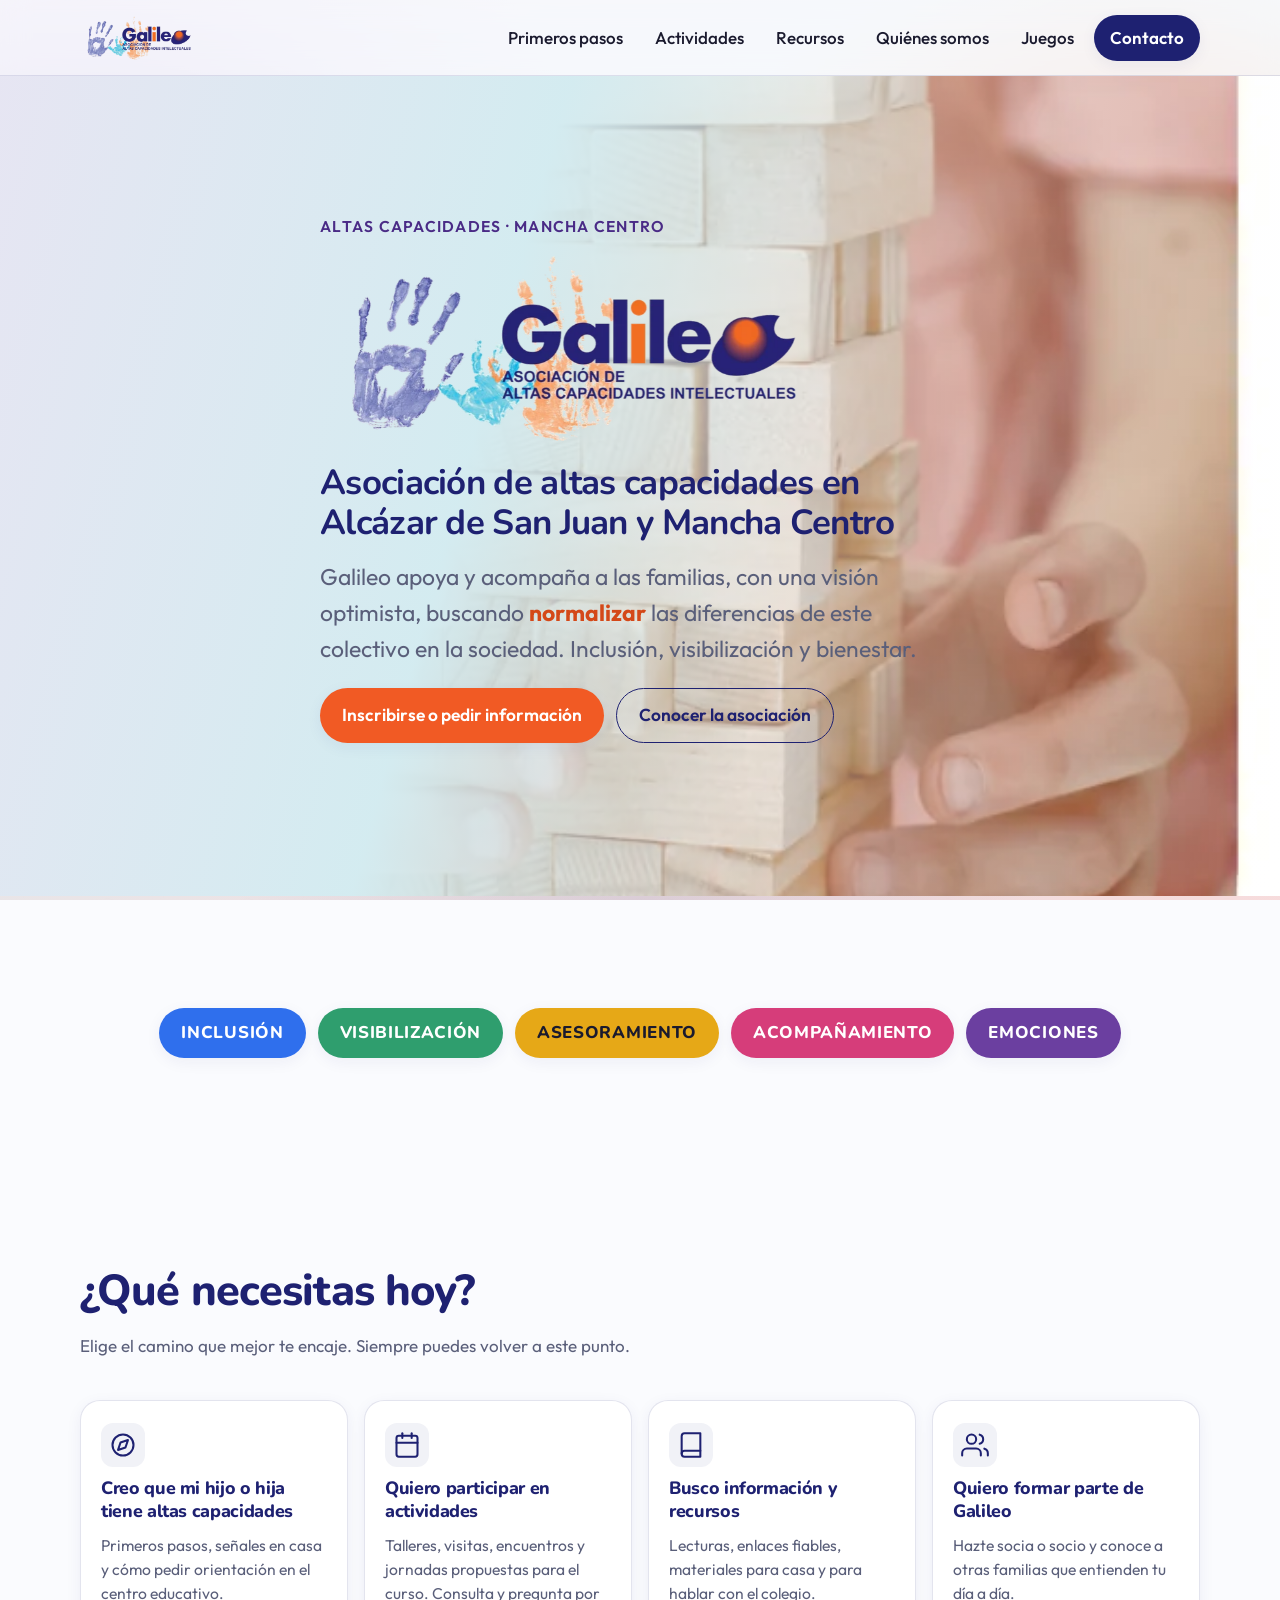
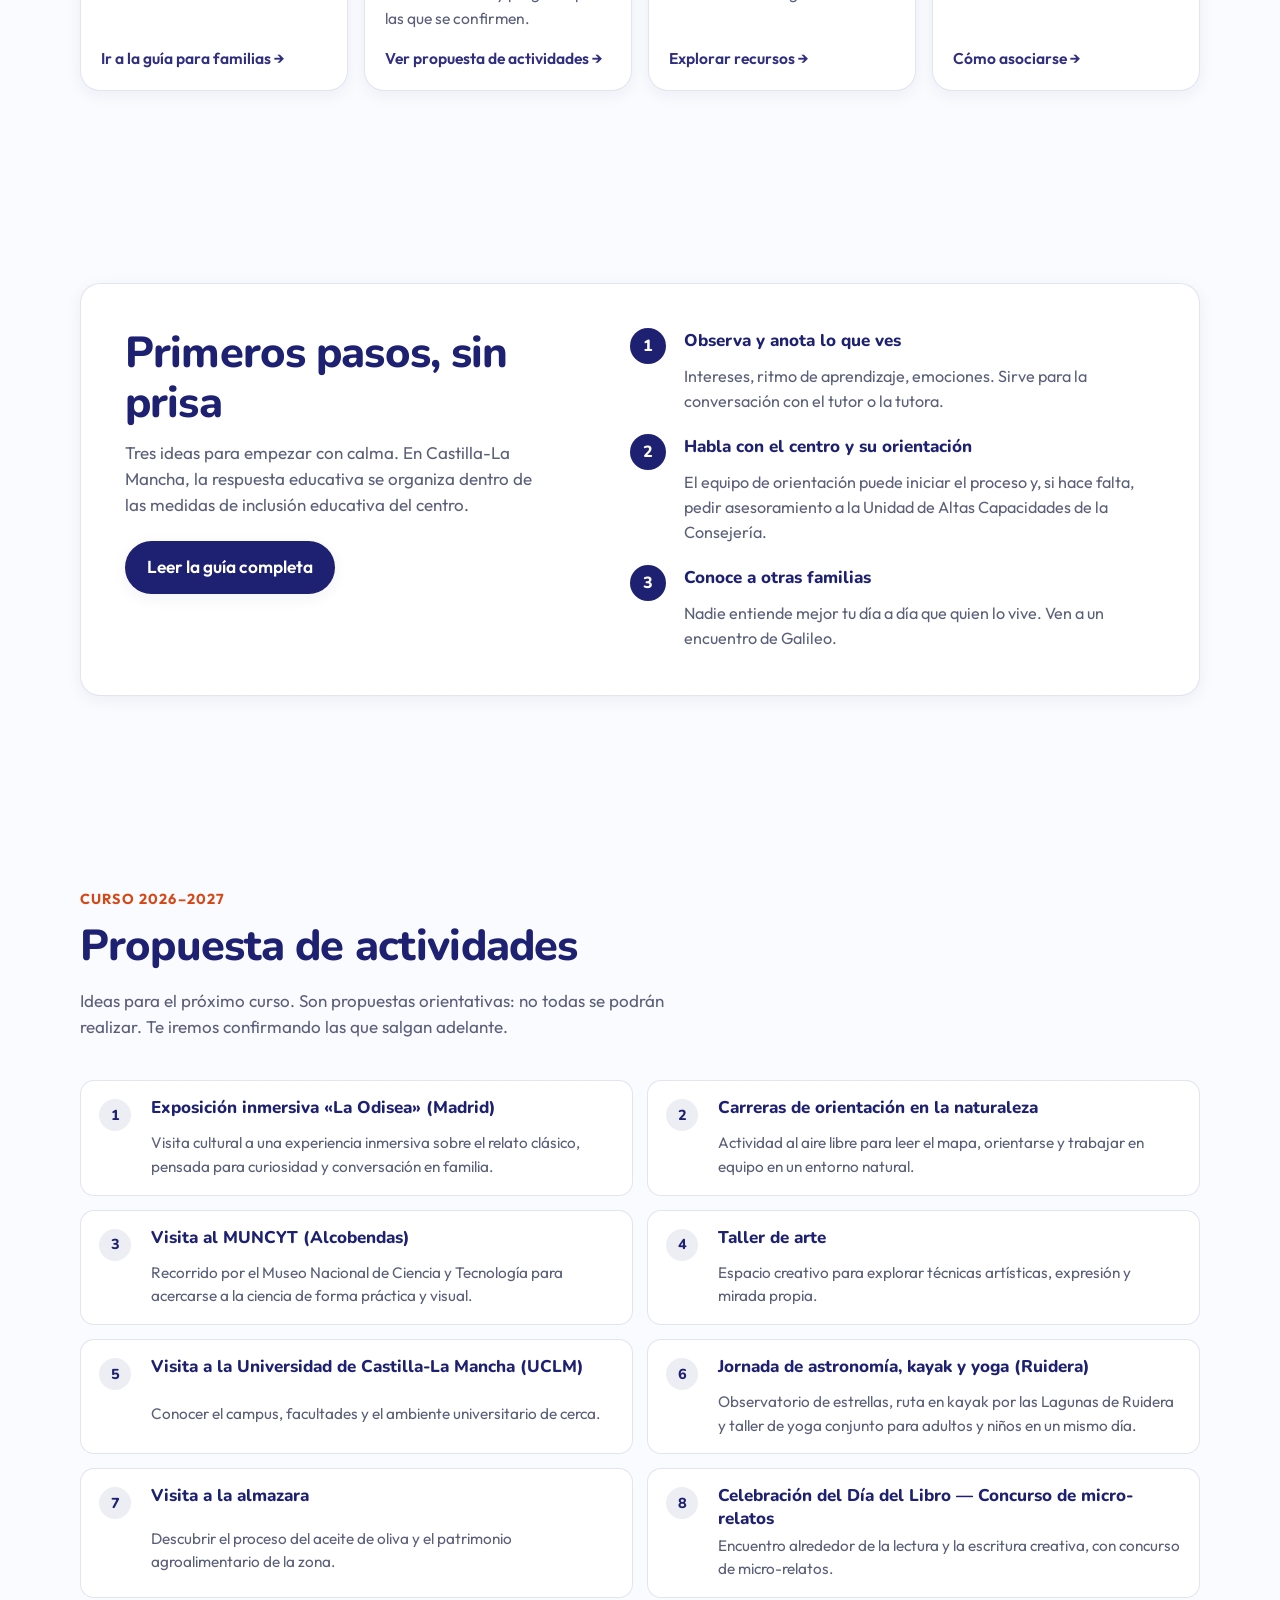
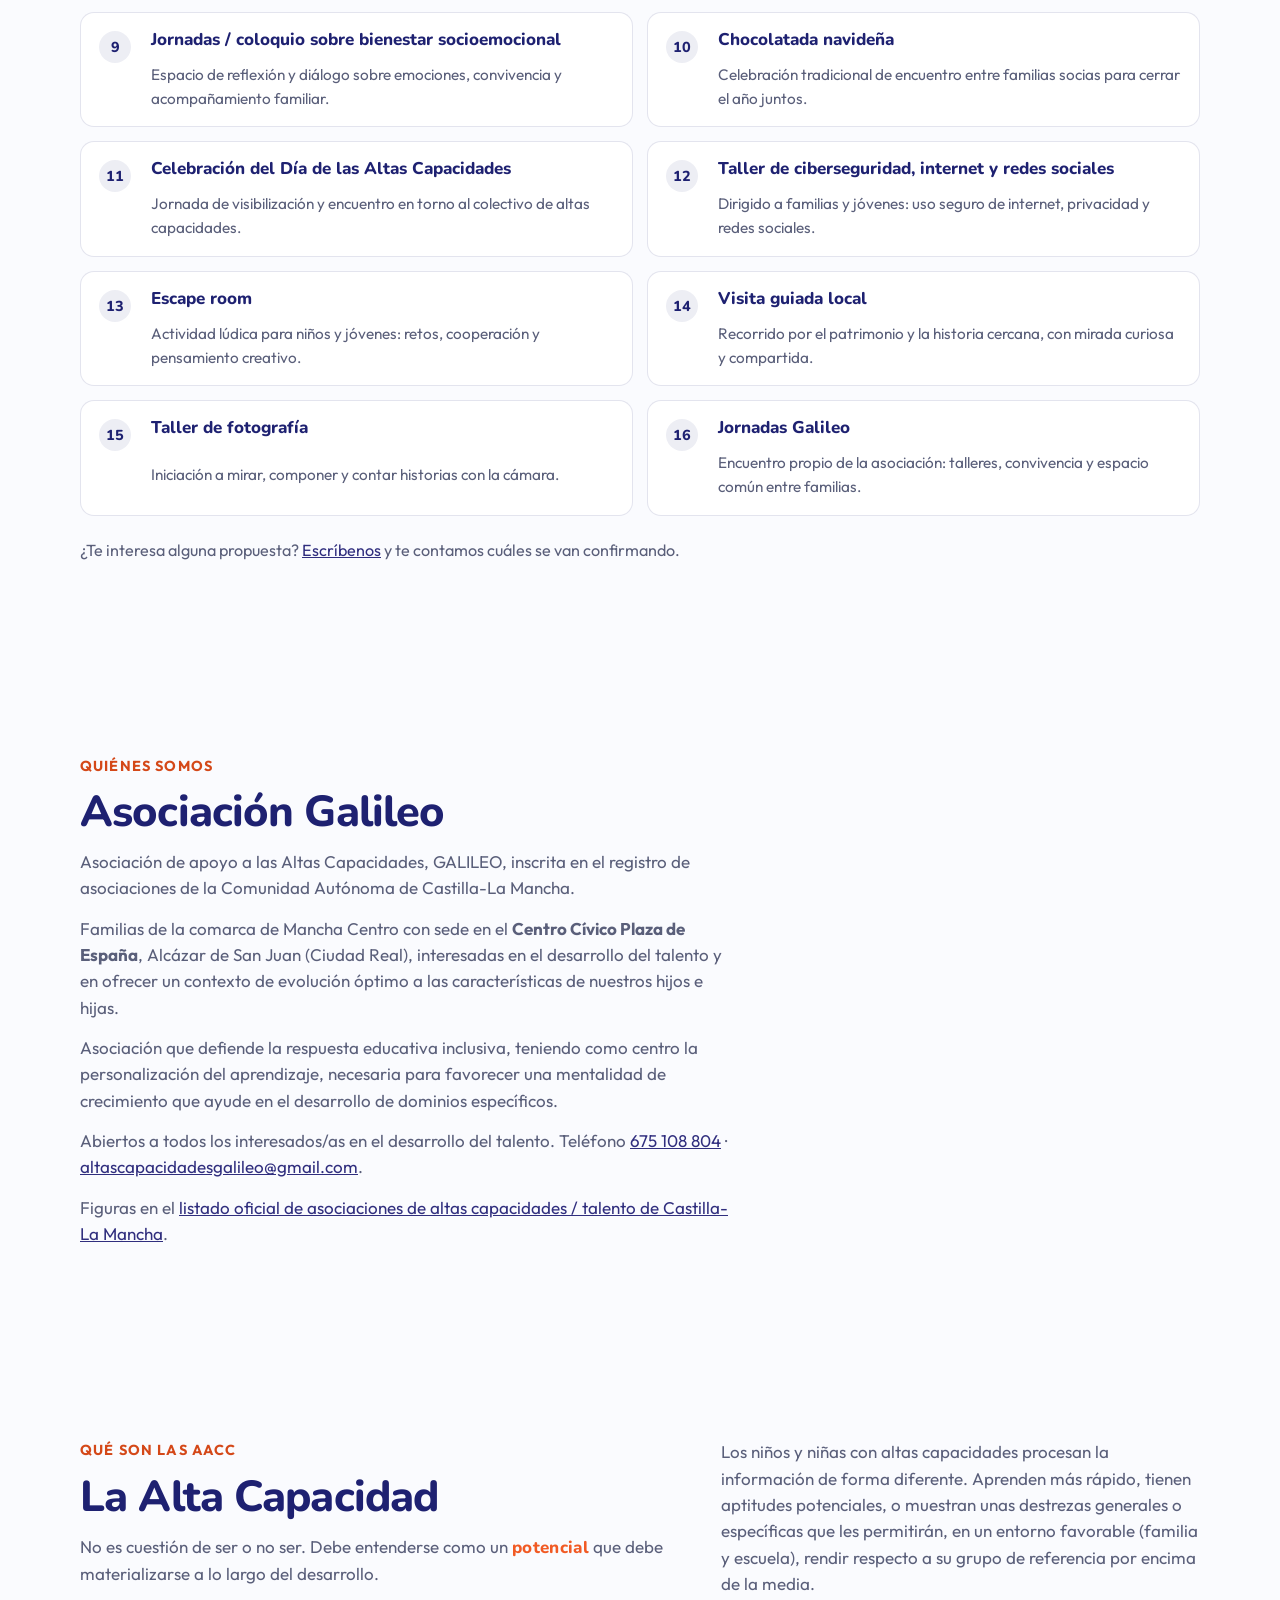
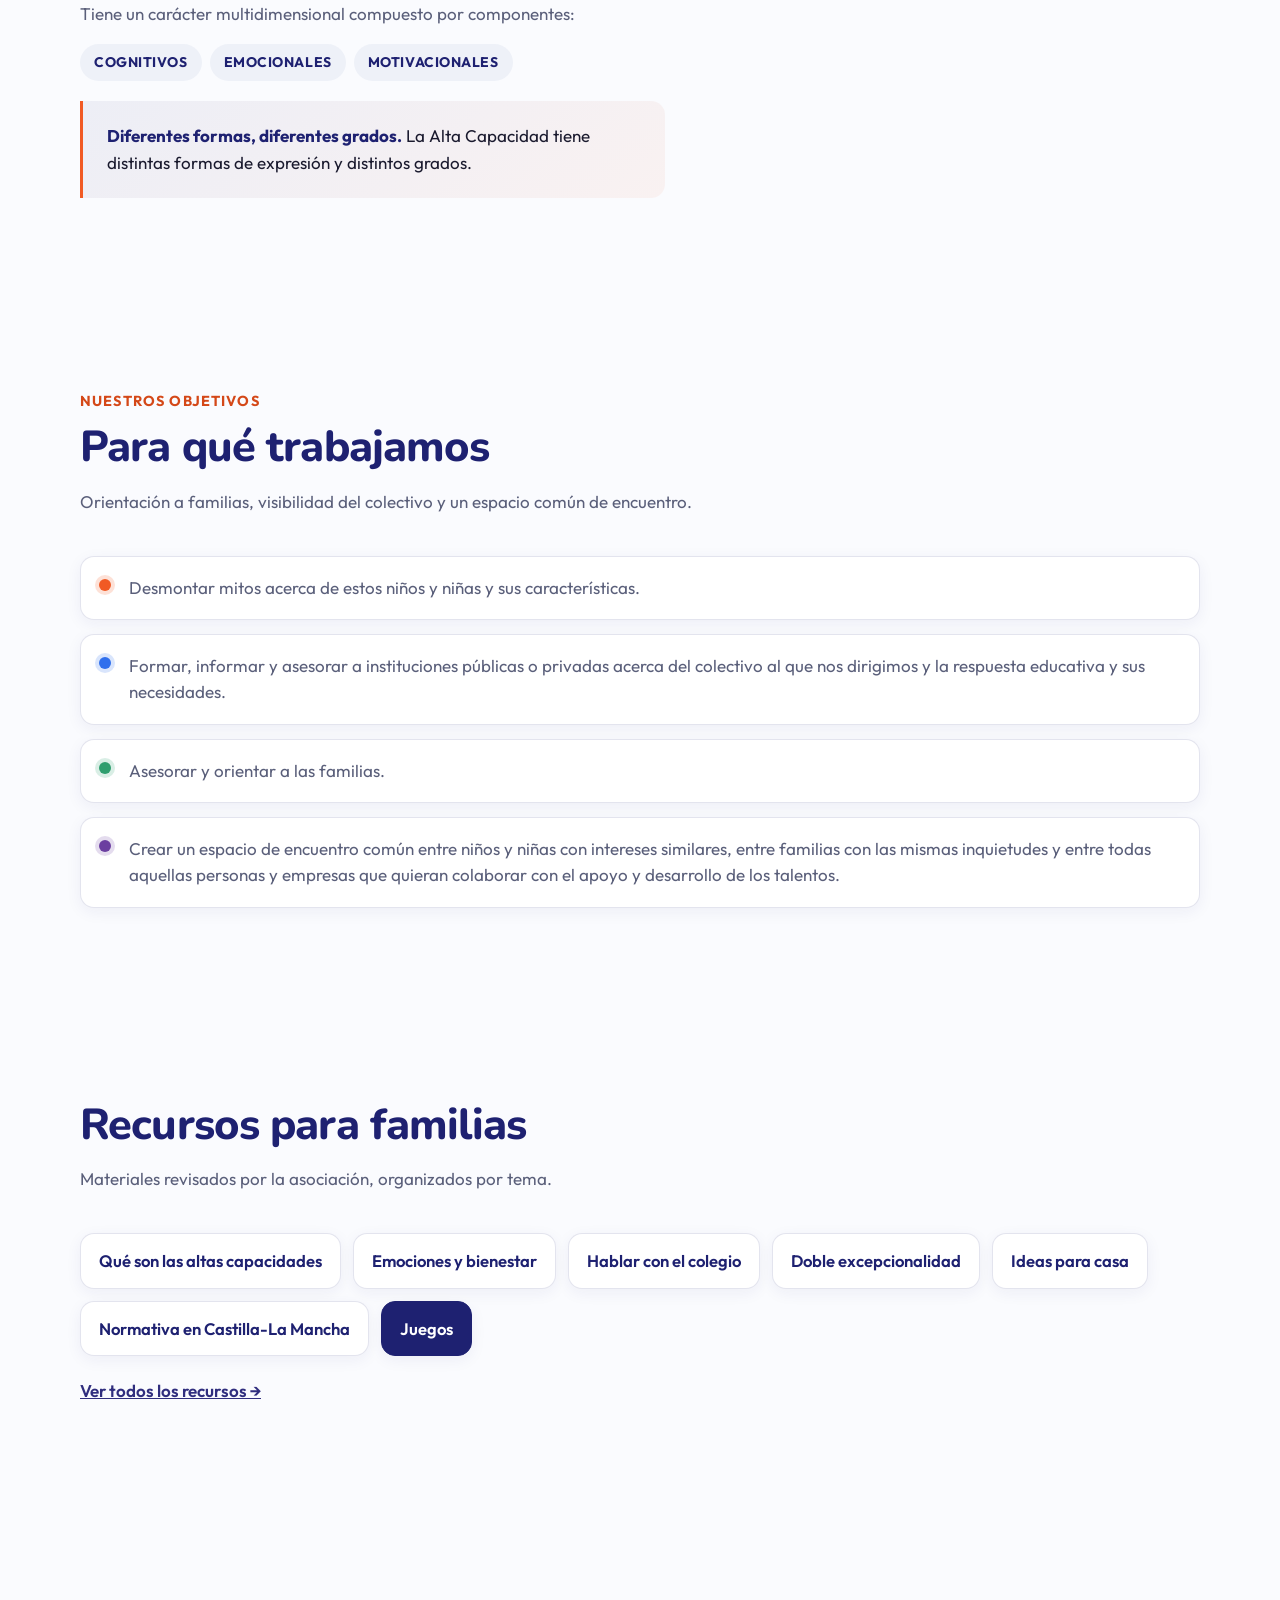
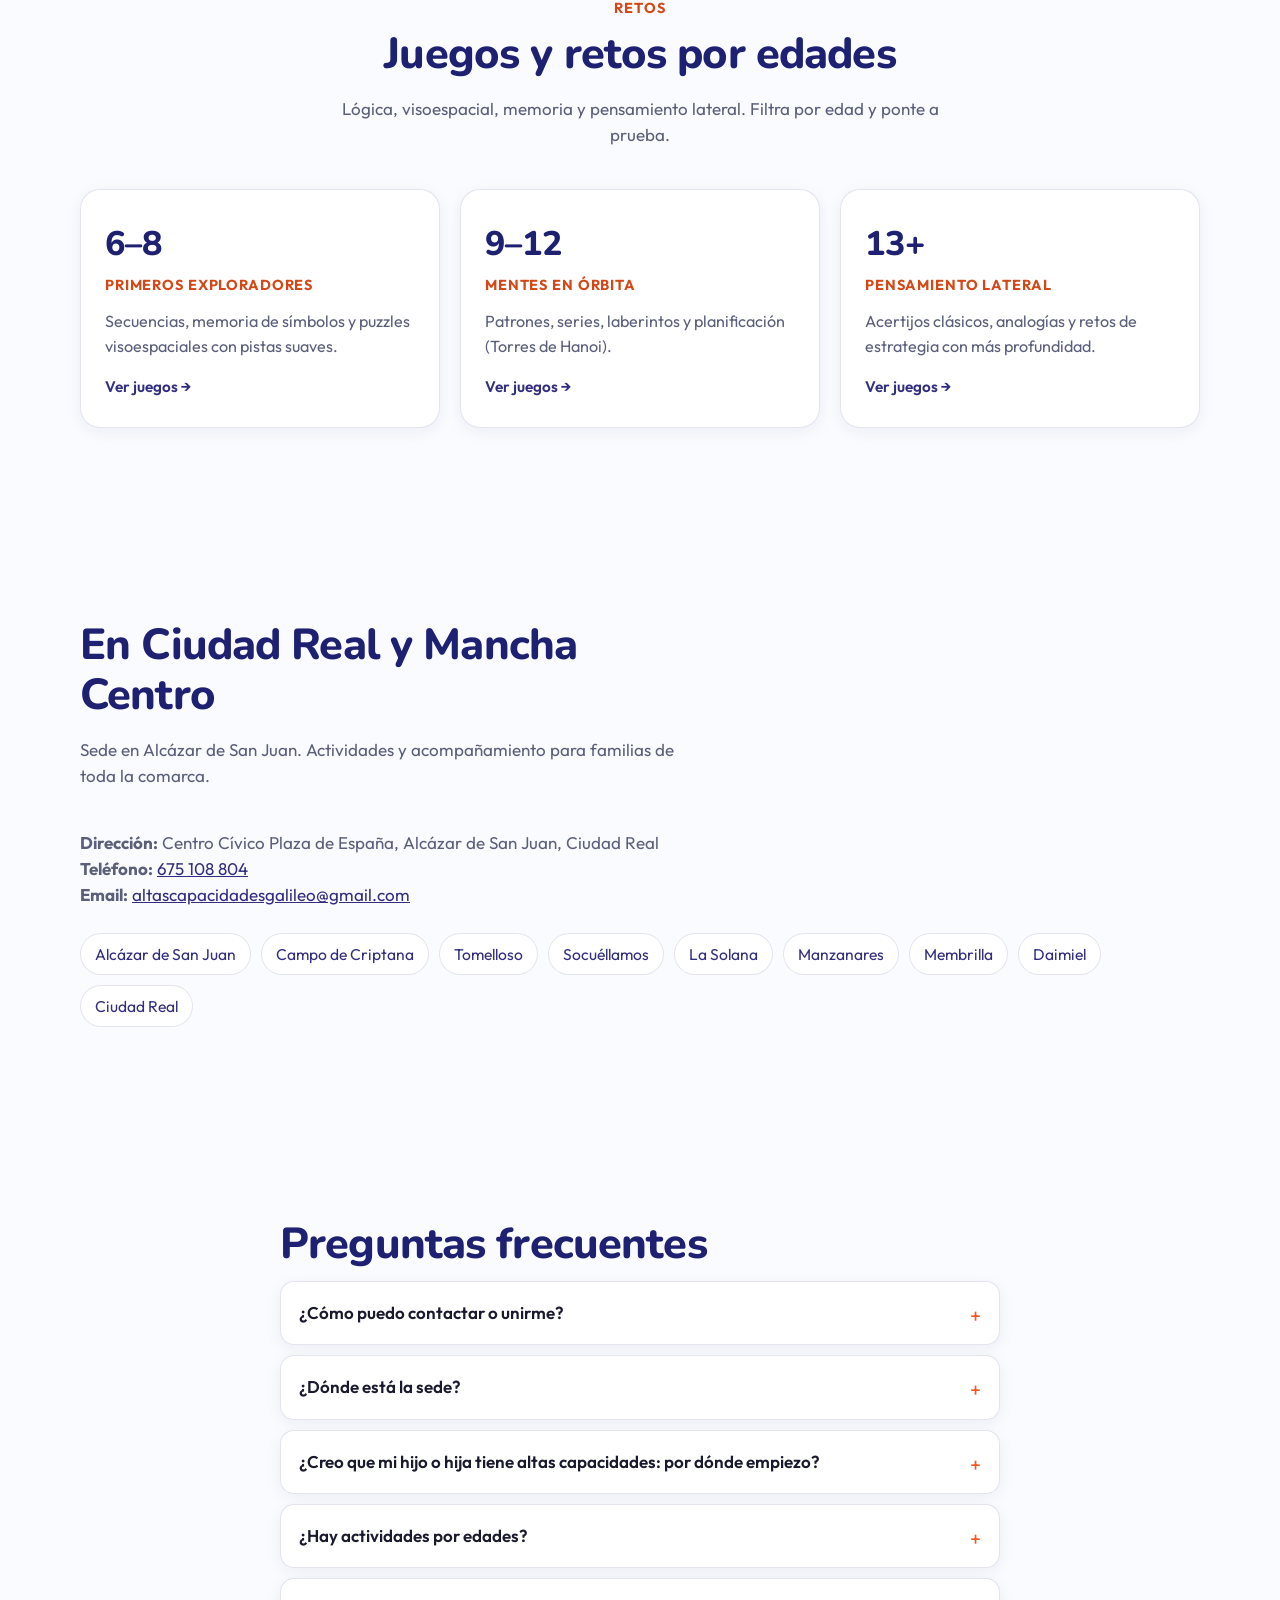
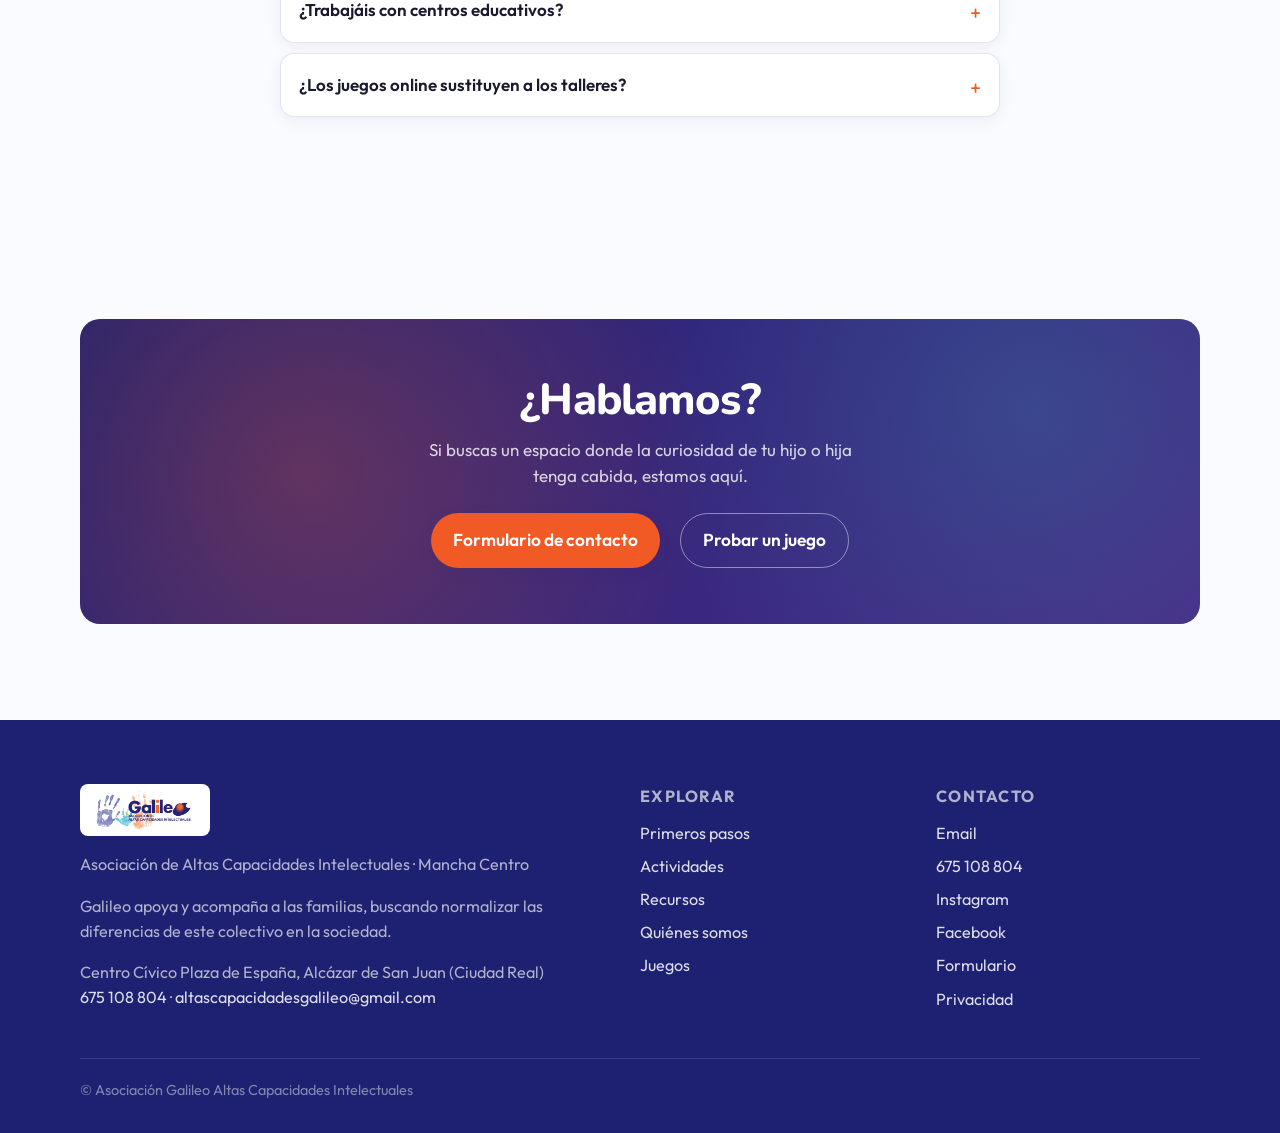
<file: index.html>
<!doctype html>
<html lang="es">
<head>
  <meta charset="utf-8" />
  <meta name="viewport" content="width=device-width, initial-scale=1" />
  <title>Asociación Galileo | Altas capacidades en Alcázar de San Juan y Mancha Centro</title>
  <meta name="description" content="Asociación Galileo: apoyo a familias de altas capacidades en Alcázar de San Juan y Mancha Centro (Ciudad Real). Orientación, actividades, recursos y comunidad." />
  <meta name="robots" content="index, follow" />
  <meta name="theme-color" content="#1a3a5c" />
  <link rel="canonical" href="https://asociaciongalileoaltascapacidades.es/" />

  <meta property="og:type" content="website" />
  <meta property="og:locale" content="es_ES" />
  <meta property="og:site_name" content="Asociación Galileo Altas Capacidades" />
  <meta property="og:title" content="Asociación Galileo | Altas capacidades en Mancha Centro" />
  <meta property="og:description" content="Acompañamos a familias de altas capacidades en Alcázar de San Juan y Mancha Centro: orientación, actividades y recursos." />
  <meta property="og:url" content="https://asociaciongalileoaltascapacidades.es/" />
  <meta property="og:image" content="https://asociaciongalileoaltascapacidades.es/assets/og-galileo.jpg" />
  <meta property="og:image:width" content="1200" />
  <meta property="og:image:height" content="630" />
  <meta property="og:image:alt" content="Asociación Galileo Altas Capacidades en Alcázar de San Juan y Mancha Centro" />
  <meta name="twitter:card" content="summary_large_image" />
  <meta name="twitter:title" content="Asociación Galileo | Altas capacidades en Mancha Centro" />
  <meta name="twitter:description" content="Acompañamos a familias de altas capacidades en Alcázar de San Juan y Mancha Centro." />
  <meta name="twitter:image" content="https://asociaciongalileoaltascapacidades.es/assets/og-galileo.jpg" />

  <script type="application/ld+json">
  {
    "@context": "https://schema.org",
    "@graph": [
      {
        "@type": ["Organization", "NGO"],
        "@id": "https://asociaciongalileoaltascapacidades.es/#organization",
        "name": "Asociación Galileo Altas Capacidades Intelectuales",
        "alternateName": ["Asociación Galileo", "Galileo Altas Capacidades"],
        "url": "https://asociaciongalileoaltascapacidades.es/",
        "logo": "https://asociaciongalileoaltascapacidades.es/assets/logo-galileo-oficial.png",
        "image": "https://asociaciongalileoaltascapacidades.es/assets/og-galileo.jpg",
        "email": "altascapacidadesgalileo@gmail.com",
        "telephone": "+34-675-108-804",
        "address": {
          "@type": "PostalAddress",
          "streetAddress": "Centro Cívico Plaza de España",
          "addressLocality": "Alcázar de San Juan",
          "addressRegion": "Ciudad Real",
          "addressCountry": "ES"
        },
        "areaServed": [
          {"@type": "City", "name": "Alcázar de San Juan"},
          {"@type": "City", "name": "Campo de Criptana"},
          {"@type": "City", "name": "Tomelloso"},
          {"@type": "City", "name": "Socuéllamos"},
          {"@type": "City", "name": "La Solana"},
          {"@type": "City", "name": "Manzanares"},
          {"@type": "City", "name": "Membrilla"},
          {"@type": "City", "name": "Daimiel"},
          {"@type": "City", "name": "Ciudad Real"},
          {"@type": "AdministrativeArea", "name": "Mancha Centro"}
        ],
        "sameAs": [
          "https://www.instagram.com/altascapacidadesgalileo/",
          "https://www.facebook.com/altascapacidadesgalileo"
        ],
        "description": "Asociación de apoyo a las Altas Capacidades inscrita en Castilla-La Mancha, con sede en Alcázar de San Juan (Mancha Centro)."
      },
      {
        "@type": "WebSite",
        "@id": "https://asociaciongalileoaltascapacidades.es/#website",
        "url": "https://asociaciongalileoaltascapacidades.es/",
        "name": "Asociación Galileo Altas Capacidades",
        "publisher": {"@id": "https://asociaciongalileoaltascapacidades.es/#organization"},
        "inLanguage": "es-ES"
      },
      {
        "@type": "WebPage",
        "@id": "https://asociaciongalileoaltascapacidades.es/#webpage",
        "url": "https://asociaciongalileoaltascapacidades.es/",
        "name": "Asociación Galileo | Altas capacidades en Alcázar de San Juan y Mancha Centro",
        "isPartOf": {"@id": "https://asociaciongalileoaltascapacidades.es/#website"},
        "about": {"@id": "https://asociaciongalileoaltascapacidades.es/#organization"},
        "description": "Asociación Galileo: apoyo a familias de altas capacidades en Alcázar de San Juan y Mancha Centro.",
        "inLanguage": "es-ES"
      },
      {
        "@type": "FAQPage",
        "@id": "https://asociaciongalileoaltascapacidades.es/#faq",
        "mainEntity": [
          {
            "@type": "Question",
            "name": "¿Cómo puedo contactar o unirme a la Asociación Galileo?",
            "acceptedAnswer": {
              "@type": "Answer",
              "text": "Usa el formulario de contacto en asociaciongalileoaltascapacidades.es/contacto.html para inscribirte o pedir información. También puedes escribir a altascapacidadesgalileo@gmail.com, llamar al 675 108 804 o contactar por Instagram @altascapacidadesgalileo."
            }
          },
          {
            "@type": "Question",
            "name": "¿Dónde está la sede de Galileo?",
            "acceptedAnswer": {
              "@type": "Answer",
              "text": "La sede está en el Centro Cívico Plaza de España, Alcázar de San Juan (Ciudad Real). El ámbito de actuación es comarcal: Mancha Centro."
            }
          },
          {
            "@type": "Question",
            "name": "¿Hay actividades por edades?",
            "acceptedAnswer": {
              "@type": "Answer",
              "text": "Sí. Organizamos grupos por etapas (aprox. 6–8, 9–12 y 13+) y nivel de reto. También puedes probar los juegos online por edades en la web."
            }
          },
          {
            "@type": "Question",
            "name": "¿Trabajáis con centros educativos?",
            "acceptedAnswer": {
              "@type": "Answer",
              "text": "Sí. Formamos, informamos y asesoramos a instituciones públicas o privadas acerca del colectivo de altas capacidades y la respuesta educativa inclusiva."
            }
          },
          {
            "@type": "Question",
            "name": "¿Creo que mi hijo o hija tiene altas capacidades: por dónde empiezo?",
            "acceptedAnswer": {
              "@type": "Answer",
              "text": "Observa y anota intereses, ritmo de aprendizaje y emociones; habla con el tutor o tutora y con orientación del centro; y conoce a otras familias en Galileo. En Castilla-La Mancha la respuesta se organiza dentro de las medidas de inclusión educativa."
            }
          },
          {
            "@type": "Question",
            "name": "¿Los juegos online sustituyen a los talleres?",
            "acceptedAnswer": {
              "@type": "Answer",
              "text": "No. Son un aperitivo para mentes curiosas. El corazón de Galileo son los encuentros, las actividades y el acompañamiento familiar."
            }
          }
        ]
      }
    ]
  }
  </script>

  <link rel="preconnect" href="https://fonts.googleapis.com" />
  <link rel="preconnect" href="https://fonts.gstatic.com" crossorigin />
  <link href="https://fonts.googleapis.com/css2?family=Nunito:wght@600;700;800&family=Outfit:wght@400;500;600;700&display=swap" rel="stylesheet" />
  <link rel="icon" href="assets/logo-galileo.png" type="image/png" />
  <link rel="apple-touch-icon" href="assets/apple-touch-icon.png" />
  <link rel="stylesheet" href="css/styles.css" />
</head>
<body>
  <a class="skip-link" href="#contenido">Saltar al contenido</a>
  <div class="sky-bg" aria-hidden="true"></div>
  <div class="sky-pattern" aria-hidden="true"></div>

  <header class="header">
    <div class="container nav">
      <a class="brand" href="./" aria-label="Asociación Galileo — Inicio">
        <picture>
          <source srcset="assets/logo-galileo-oficial.webp" type="image/webp" />
          <img class="brand-logo" src="assets/logo-galileo-oficial.png" alt="Galileo — Asociación de Altas Capacidades Intelectuales" width="200" height="73" />
        </picture>
      </a>
      <button class="nav-toggle" type="button" aria-label="Abrir menú" aria-expanded="false" aria-controls="menu-principal">
        <span></span><span></span><span></span>
      </button>
      <nav class="menu" id="menu-principal" aria-label="Principal">
        <a href="#primeros-pasos">Primeros pasos</a>
        <a href="#actividades">Actividades</a>
        <a href="recursos.html">Recursos</a>
        <a href="#quienes-somos">Quiénes somos</a>
        <a href="juegos.html">Juegos</a>
        <a href="contacto.html" class="cta">Contacto</a>
      </nav>
    </div>
  </header>

  <main id="contenido">
    <section class="hero">
      <picture class="hero-media">
        <source srcset="assets/hero-bloques.webp" type="image/webp" />
        <img
          src="assets/hero-bloques.jpg"
          alt="Niño concentrado construyendo con bloques de colores, metáfora del talento y el juego en altas capacidades"
          width="678"
          height="860"
          fetchpriority="high"
          decoding="async"
        />
      </picture>
      <div class="container hero-inner">
        <p class="hero-tag">Altas capacidades · Mancha Centro</p>
        <picture>
          <source srcset="assets/logo-galileo-oficial.webp" type="image/webp" />
          <img class="brand-logo-lg" src="assets/logo-galileo-oficial.png" alt="Galileo — Asociación de Altas Capacidades Intelectuales" width="520" height="190" />
        </picture>
        <h1>Asociación de altas capacidades en Alcázar de San Juan y Mancha Centro</h1>
        <p class="hero-lead">
          Galileo apoya y acompaña a las familias, con una visión optimista, buscando <strong>normalizar</strong> las diferencias de este colectivo en la sociedad. Inclusión, visibilización y bienestar.
        </p>
        <div class="actions">
          <a class="btn" href="contacto.html">Inscribirse o pedir información</a>
          <a class="btn alt" href="#quienes-somos">Conocer la asociación</a>
        </div>
      </div>
    </section>

    <section class="section-tight" aria-label="Pilares de Galileo">
      <div class="container">
        <div class="pillars">
          <span class="pillar">Inclusión</span>
          <span class="pillar">Visibilización</span>
          <span class="pillar">Asesoramiento</span>
          <span class="pillar">Acompañamiento</span>
          <span class="pillar">Emociones</span>
        </div>
      </div>
    </section>

    <section id="necesitas-hoy" class="section">
      <div class="container">
        <div class="section-intro">
          <h2>¿Qué necesitas hoy?</h2>
          <p class="muted">Elige el camino que mejor te encaje. Siempre puedes volver a este punto.</p>
        </div>
        <div class="need-grid">
          <a class="need-card" href="#primeros-pasos">
            <span class="need-icon" aria-hidden="true">
              <svg width="28" height="28" viewBox="0 0 24 24" fill="none" stroke="currentColor" stroke-width="1.75" stroke-linecap="round" stroke-linejoin="round"><circle cx="12" cy="12" r="9"/><polygon points="16.24 7.76 14.12 14.12 7.76 16.24 9.88 9.88 16.24 7.76"/></svg>
            </span>
            <h3>Creo que mi hijo o hija tiene altas capacidades</h3>
            <p>Primeros pasos, señales en casa y cómo pedir orientación en el centro educativo.</p>
            <span class="need-link">Ir a la guía para familias →</span>
          </a>
          <a class="need-card" href="#actividades">
            <span class="need-icon" aria-hidden="true">
              <svg width="28" height="28" viewBox="0 0 24 24" fill="none" stroke="currentColor" stroke-width="1.75" stroke-linecap="round" stroke-linejoin="round"><rect x="3" y="4" width="18" height="18" rx="2"/><line x1="16" y1="2" x2="16" y2="6"/><line x1="8" y1="2" x2="8" y2="6"/><line x1="3" y1="10" x2="21" y2="10"/></svg>
            </span>
            <h3>Quiero participar en actividades</h3>
            <p>Talleres, visitas, encuentros y jornadas propuestas para el curso. Consulta y pregunta por las que se confirmen.</p>
            <span class="need-link">Ver propuesta de actividades →</span>
          </a>
          <a class="need-card" href="recursos.html">
            <span class="need-icon" aria-hidden="true">
              <svg width="28" height="28" viewBox="0 0 24 24" fill="none" stroke="currentColor" stroke-width="1.75" stroke-linecap="round" stroke-linejoin="round"><path d="M4 19.5A2.5 2.5 0 0 1 6.5 17H20"/><path d="M6.5 2H20v20H6.5A2.5 2.5 0 0 1 4 19.5v-15A2.5 2.5 0 0 1 6.5 2z"/></svg>
            </span>
            <h3>Busco información y recursos</h3>
            <p>Lecturas, enlaces fiables, materiales para casa y para hablar con el colegio.</p>
            <span class="need-link">Explorar recursos →</span>
          </a>
          <a class="need-card" href="contacto.html">
            <span class="need-icon" aria-hidden="true">
              <svg width="28" height="28" viewBox="0 0 24 24" fill="none" stroke="currentColor" stroke-width="1.75" stroke-linecap="round" stroke-linejoin="round"><path d="M17 21v-2a4 4 0 0 0-4-4H5a4 4 0 0 0-4 4v2"/><circle cx="9" cy="7" r="4"/><path d="M23 21v-2a4 4 0 0 0-3-3.87"/><path d="M16 3.13a4 4 0 0 1 0 7.75"/></svg>
            </span>
            <h3>Quiero formar parte de Galileo</h3>
            <p>Hazte socia o socio y conoce a otras familias que entienden tu día a día.</p>
            <span class="need-link">Cómo asociarse →</span>
          </a>
        </div>
      </div>
    </section>

    <section id="primeros-pasos" class="section">
      <div class="container">
        <div class="steps-panel">
          <div class="steps-intro">
            <h2>Primeros pasos, sin prisa</h2>
            <p>
              Tres ideas para empezar con calma. En Castilla-La Mancha, la respuesta educativa se organiza dentro de las medidas de inclusión educativa del centro.
            </p>
            <a class="btn" href="#que-es">Leer la guía completa</a>
          </div>
          <ol class="steps-list">
            <li>
              <strong>Observa y anota lo que ves</strong>
              <span>Intereses, ritmo de aprendizaje, emociones. Sirve para la conversación con el tutor o la tutora.</span>
            </li>
            <li>
              <strong>Habla con el centro y su orientación</strong>
              <span>El equipo de orientación puede iniciar el proceso y, si hace falta, pedir asesoramiento a la Unidad de Altas Capacidades de la Consejería.</span>
            </li>
            <li>
              <strong>Conoce a otras familias</strong>
              <span>Nadie entiende mejor tu día a día que quien lo vive. Ven a un encuentro de Galileo.</span>
            </li>
          </ol>
        </div>
      </div>
    </section>

    <section id="actividades" class="section">
      <div class="container">
        <div class="section-intro">
          <p class="eyebrow">Curso 2026–2027</p>
          <h2>Propuesta de actividades</h2>
          <p class="muted">
            Ideas para el próximo curso. Son propuestas orientativas: no todas se podrán realizar. Te iremos confirmando las que salgan adelante.
          </p>
        </div>
        <ol class="activity-list">
          <li>
            <strong>Exposición inmersiva «La Odisea» (Madrid)</strong>
            <span>Visita cultural a una experiencia inmersiva sobre el relato clásico, pensada para curiosidad y conversación en familia.</span>
          </li>
          <li>
            <strong>Carreras de orientación en la naturaleza</strong>
            <span>Actividad al aire libre para leer el mapa, orientarse y trabajar en equipo en un entorno natural.</span>
          </li>
          <li>
            <strong>Visita al MUNCYT (Alcobendas)</strong>
            <span>Recorrido por el Museo Nacional de Ciencia y Tecnología para acercarse a la ciencia de forma práctica y visual.</span>
          </li>
          <li>
            <strong>Taller de arte</strong>
            <span>Espacio creativo para explorar técnicas artísticas, expresión y mirada propia.</span>
          </li>
          <li>
            <strong>Visita a la Universidad de Castilla-La Mancha (UCLM)</strong>
            <span>Conocer el campus, facultades y el ambiente universitario de cerca.</span>
          </li>
          <li>
            <strong>Jornada de astronomía, kayak y yoga (Ruidera)</strong>
            <span>Observatorio de estrellas, ruta en kayak por las Lagunas de Ruidera y taller de yoga conjunto para adultos y niños en un mismo día.</span>
          </li>
          <li>
            <strong>Visita a la almazara</strong>
            <span>Descubrir el proceso del aceite de oliva y el patrimonio agroalimentario de la zona.</span>
          </li>
          <li>
            <strong>Celebración del Día del Libro — Concurso de micro-relatos</strong>
            <span>Encuentro alrededor de la lectura y la escritura creativa, con concurso de micro-relatos.</span>
          </li>
          <li>
            <strong>Jornadas / coloquio sobre bienestar socioemocional</strong>
            <span>Espacio de reflexión y diálogo sobre emociones, convivencia y acompañamiento familiar.</span>
          </li>
          <li>
            <strong>Chocolatada navideña</strong>
            <span>Celebración tradicional de encuentro entre familias socias para cerrar el año juntos.</span>
          </li>
          <li>
            <strong>Celebración del Día de las Altas Capacidades</strong>
            <span>Jornada de visibilización y encuentro en torno al colectivo de altas capacidades.</span>
          </li>
          <li>
            <strong>Taller de ciberseguridad, internet y redes sociales</strong>
            <span>Dirigido a familias y jóvenes: uso seguro de internet, privacidad y redes sociales.</span>
          </li>
          <li>
            <strong>Escape room</strong>
            <span>Actividad lúdica para niños y jóvenes: retos, cooperación y pensamiento creativo.</span>
          </li>
          <li>
            <strong>Visita guiada local</strong>
            <span>Recorrido por el patrimonio y la historia cercana, con mirada curiosa y compartida.</span>
          </li>
          <li>
            <strong>Taller de fotografía</strong>
            <span>Iniciación a mirar, componer y contar historias con la cámara.</span>
          </li>
          <li>
            <strong>Jornadas Galileo</strong>
            <span>Encuentro propio de la asociación: talleres, convivencia y espacio común entre familias.</span>
          </li>
        </ol>
        <p class="activity-note">
          ¿Te interesa alguna propuesta? <a href="contacto.html">Escríbenos</a> y te contamos cuáles se van confirmando.
        </p>
      </div>
    </section>

    <section id="quienes-somos" class="section">
      <div class="container">
        <p class="eyebrow">Quiénes somos</p>
        <h2>Asociación Galileo</h2>
        <div class="prose">
          <p>
            Asociación de apoyo a las Altas Capacidades, GALILEO, inscrita en el registro de asociaciones de la Comunidad Autónoma de Castilla-La Mancha.
          </p>
          <p>
            Familias de la comarca de Mancha Centro con sede en el <strong>Centro Cívico Plaza de España</strong>, Alcázar de San Juan (Ciudad Real), interesadas en el desarrollo del talento y en ofrecer un contexto de evolución óptimo a las características de nuestros hijos e hijas.
          </p>
          <p>
            Asociación que defiende la respuesta educativa inclusiva, teniendo como centro la personalización del aprendizaje, necesaria para favorecer una mentalidad de crecimiento que ayude en el desarrollo de dominios específicos.
          </p>
          <p>
            Abiertos a todos los interesados/as en el desarrollo del talento. Teléfono
            <a href="tel:+34675108804">675 108 804</a> ·
            <a href="mailto:altascapacidadesgalileo@gmail.com">altascapacidadesgalileo@gmail.com</a>.
          </p>
          <p>
            Figuras en el
            <a href="https://educacion.castillalamancha.es/inclusion-convivencia/altas-capacidades" target="_blank" rel="noopener">listado oficial de asociaciones de altas capacidades / talento de Castilla-La Mancha</a>.
          </p>
        </div>
      </div>
    </section>

    <section id="que-es" class="section">
      <div class="container split">
        <div>
          <p class="eyebrow">Qué son las AACC</p>
          <h2>La Alta Capacidad</h2>
          <div class="prose">
            <p>
              No es cuestión de ser o no ser. Debe entenderse como un
              <span class="highlight-word">potencial</span>
              que debe materializarse a lo largo del desarrollo.
            </p>
            <p>
              Tiene un carácter multidimensional compuesto por componentes:
            </p>
          </div>
          <div class="component-tags" aria-label="Componentes">
            <span>Cognitivos</span>
            <span>Emocionales</span>
            <span>Motivacionales</span>
          </div>
          <div class="callout" role="note">
            <strong>Diferentes formas, diferentes grados.</strong>
            La Alta Capacidad tiene distintas formas de expresión y distintos grados.
          </div>
        </div>
        <div class="prose">
          <p>
            Los niños y niñas con altas capacidades procesan la información de forma diferente. Aprenden más rápido, tienen aptitudes potenciales, o muestran unas destrezas generales o específicas que les permitirán, en un entorno favorable (familia y escuela), rendir respecto a su grupo de referencia por encima de la media.
          </p>
        </div>
      </div>
    </section>

    <section id="objetivos" class="section">
      <div class="container">
        <div class="section-intro">
          <p class="eyebrow">Nuestros objetivos</p>
          <h2>Para qué trabajamos</h2>
          <p class="muted">Orientación a familias, visibilidad del colectivo y un espacio común de encuentro.</p>
        </div>
        <ul class="objective-list">
          <li>Desmontar mitos acerca de estos niños y niñas y sus características.</li>
          <li>Formar, informar y asesorar a instituciones públicas o privadas acerca del colectivo al que nos dirigimos y la respuesta educativa y sus necesidades.</li>
          <li>Asesorar y orientar a las familias.</li>
          <li>Crear un espacio de encuentro común entre niños y niñas con intereses similares, entre familias con las mismas inquietudes y entre todas aquellas personas y empresas que quieran colaborar con el apoyo y desarrollo de los talentos.</li>
        </ul>
      </div>
    </section>

    <section id="recursos" class="section">
      <div class="container">
        <div class="section-intro">
          <h2>Recursos para familias</h2>
          <p class="muted">Materiales revisados por la asociación, organizados por tema.</p>
        </div>
        <div class="resource-grid" role="list">
          <a class="resource-chip" href="#que-es" role="listitem">Qué son las altas capacidades</a>
          <a class="resource-chip" href="recursos.html#emociones" role="listitem">Emociones y bienestar</a>
          <a class="resource-chip" href="recursos.html#colegio" role="listitem">Hablar con el colegio</a>
          <a class="resource-chip" href="recursos.html#doble-excepcionalidad" role="listitem">Doble excepcionalidad</a>
          <a class="resource-chip" href="recursos.html#ideas-casa" role="listitem">Ideas para casa</a>
          <a class="resource-chip" href="recursos.html#normativa" role="listitem">Normativa en Castilla-La Mancha</a>
          <a class="resource-chip resource-chip-accent" href="juegos.html" role="listitem">Juegos</a>
        </div>
        <p class="resource-more">
          <a href="recursos.html">Ver todos los recursos →</a>
        </p>
      </div>
    </section>

    <section id="edades" class="section">
      <div class="container">
        <div class="section-intro center" style="margin-inline:auto">
          <p class="eyebrow" style="text-align:center">Retos</p>
          <h2>Juegos y retos por edades</h2>
          <p class="muted" style="margin-inline:auto">Lógica, visoespacial, memoria y pensamiento lateral. Filtra por edad y ponte a prueba.</p>
        </div>
        <div class="age-grid">
          <a class="age-panel" href="juegos.html?edad=6-8">
            <div class="age-range">6–8</div>
            <div class="age-label">Primeros exploradores</div>
            <p>Secuencias, memoria de símbolos y puzzles visoespaciales con pistas suaves.</p>
            <span class="age-link">Ver juegos →</span>
          </a>
          <a class="age-panel" href="juegos.html?edad=9-12">
            <div class="age-range">9–12</div>
            <div class="age-label">Mentes en órbita</div>
            <p>Patrones, series, laberintos y planificación (Torres de Hanoi).</p>
            <span class="age-link">Ver juegos →</span>
          </a>
          <a class="age-panel" href="juegos.html?edad=13">
            <div class="age-range">13+</div>
            <div class="age-label">Pensamiento lateral</div>
            <p>Acertijos clásicos, analogías y retos de estrategia con más profundidad.</p>
            <span class="age-link">Ver juegos →</span>
          </a>
        </div>
      </div>
    </section>

    <section id="sede" class="section">
      <div class="container">
        <div class="section-intro">
          <h2>En Ciudad Real y Mancha Centro</h2>
          <p class="muted">
            Sede en Alcázar de San Juan. Actividades y acompañamiento para familias de toda la comarca.
          </p>
        </div>
        <div class="prose" style="margin-bottom:24px">
          <p>
            <strong>Dirección:</strong> Centro Cívico Plaza de España, Alcázar de San Juan, Ciudad Real<br />
            <strong>Teléfono:</strong> <a href="tel:+34675108804">675 108 804</a><br />
            <strong>Email:</strong> <a href="mailto:altascapacidadesgalileo@gmail.com">altascapacidadesgalileo@gmail.com</a>
          </p>
        </div>
        <div class="town-cloud" aria-label="Localidades">
          <span>Alcázar de San Juan</span>
          <span>Campo de Criptana</span>
          <span>Tomelloso</span>
          <span>Socuéllamos</span>
          <span>La Solana</span>
          <span>Manzanares</span>
          <span>Membrilla</span>
          <span>Daimiel</span>
          <span>Ciudad Real</span>
        </div>
      </div>
    </section>

    <section id="faq" class="section">
      <div class="container faq">
        <h2>Preguntas frecuentes</h2>
        <details>
          <summary>¿Cómo puedo contactar o unirme?</summary>
          <p>Usa el <a href="contacto.html">formulario de contacto</a> para inscribirte o pedir información. También puedes escribir a <a href="mailto:altascapacidadesgalileo@gmail.com">altascapacidadesgalileo@gmail.com</a>, llamar al <a href="tel:+34675108804">675 108 804</a> o por Instagram: <a href="https://www.instagram.com/altascapacidadesgalileo/" target="_blank" rel="noopener">@altascapacidadesgalileo</a>.</p>
        </details>
        <details>
          <summary>¿Dónde está la sede?</summary>
          <p>En el Centro Cívico Plaza de España, Alcázar de San Juan (Ciudad Real). Trabajamos a nivel comarcal en Mancha Centro.</p>
        </details>
        <details>
          <summary>¿Creo que mi hijo o hija tiene altas capacidades: por dónde empiezo?</summary>
          <p>Empieza por observar y anotar, hablar con el centro y orientación, y conocer a otras familias. Lee nuestra guía de <a href="#primeros-pasos">primeros pasos</a> y los <a href="recursos.html">recursos para familias</a>.</p>
        </details>
        <details>
          <summary>¿Hay actividades por edades?</summary>
          <p>Sí. Organizamos grupos por etapas (aprox. 6–8, 9–12 y 13+) y nivel de reto. También puedes probar nuestros <a href="juegos.html">juegos online por edades</a>.</p>
        </details>
        <details>
          <summary>¿Trabajáis con centros educativos?</summary>
          <p>Sí. Formamos, informamos y asesoramos a instituciones públicas o privadas acerca del colectivo y la respuesta educativa.</p>
        </details>
        <details>
          <summary>¿Los juegos online sustituyen a los talleres?</summary>
          <p>No. Son un aperitivo para mentes curiosas y una forma de que familias vean el tipo de reto que trabajamos. El corazón de Galileo son los encuentros y el acompañamiento.</p>
        </details>
      </div>
    </section>

    <section class="section">
      <div class="container">
        <div class="cta-band">
          <h2>¿Hablamos?</h2>
          <p>Si buscas un espacio donde la curiosidad de tu hijo o hija tenga cabida, estamos aquí.</p>
          <div class="actions" style="justify-content:center;margin-top:0">
            <a class="btn" href="contacto.html">Formulario de contacto</a>
            <a class="btn alt" href="juegos.html">Probar un juego</a>
          </div>
        </div>
      </div>
    </section>
  </main>

  <footer class="footer">
    <div class="container cols">
      <div>
        <div class="footer-brand">
          <picture>
            <source srcset="assets/logo-galileo-oficial.webp" type="image/webp" />
            <img src="assets/logo-galileo-oficial.png" alt="Galileo — Asociación de Altas Capacidades Intelectuales" width="180" height="66" loading="lazy" />
          </picture>
        </div>
        <p>Asociación de Altas Capacidades Intelectuales · Mancha Centro</p>
        <p>Galileo apoya y acompaña a las familias, buscando normalizar las diferencias de este colectivo en la sociedad.</p>
        <p class="footer-nap">
          Centro Cívico Plaza de España, Alcázar de San Juan (Ciudad Real)<br />
          <a href="tel:+34675108804">675 108 804</a> ·
          <a href="mailto:altascapacidadesgalileo@gmail.com">altascapacidadesgalileo@gmail.com</a>
        </p>
      </div>
      <div>
        <p class="footer-heading">Explorar</p>
        <ul>
          <li><a href="#primeros-pasos">Primeros pasos</a></li>
          <li><a href="#actividades">Actividades</a></li>
          <li><a href="recursos.html">Recursos</a></li>
          <li><a href="#quienes-somos">Quiénes somos</a></li>
          <li><a href="juegos.html">Juegos</a></li>
        </ul>
      </div>
      <div>
        <p class="footer-heading">Contacto</p>
        <ul>
          <li><a href="mailto:altascapacidadesgalileo@gmail.com">Email</a></li>
          <li><a href="tel:+34675108804">675 108 804</a></li>
          <li><a href="https://www.instagram.com/altascapacidadesgalileo/" target="_blank" rel="noopener">Instagram</a></li>
          <li><a href="https://www.facebook.com/altascapacidadesgalileo" target="_blank" rel="noopener">Facebook</a></li>
          <li><a href="contacto.html">Formulario</a></li>
          <li><a href="privacidad.html">Privacidad</a></li>
        </ul>
      </div>
    </div>
    <div class="container footer-copy">
      © Asociación Galileo Altas Capacidades Intelectuales
    </div>
  </footer>

  <script src="js/main.js" defer></script>
</body>
</html>
</file>
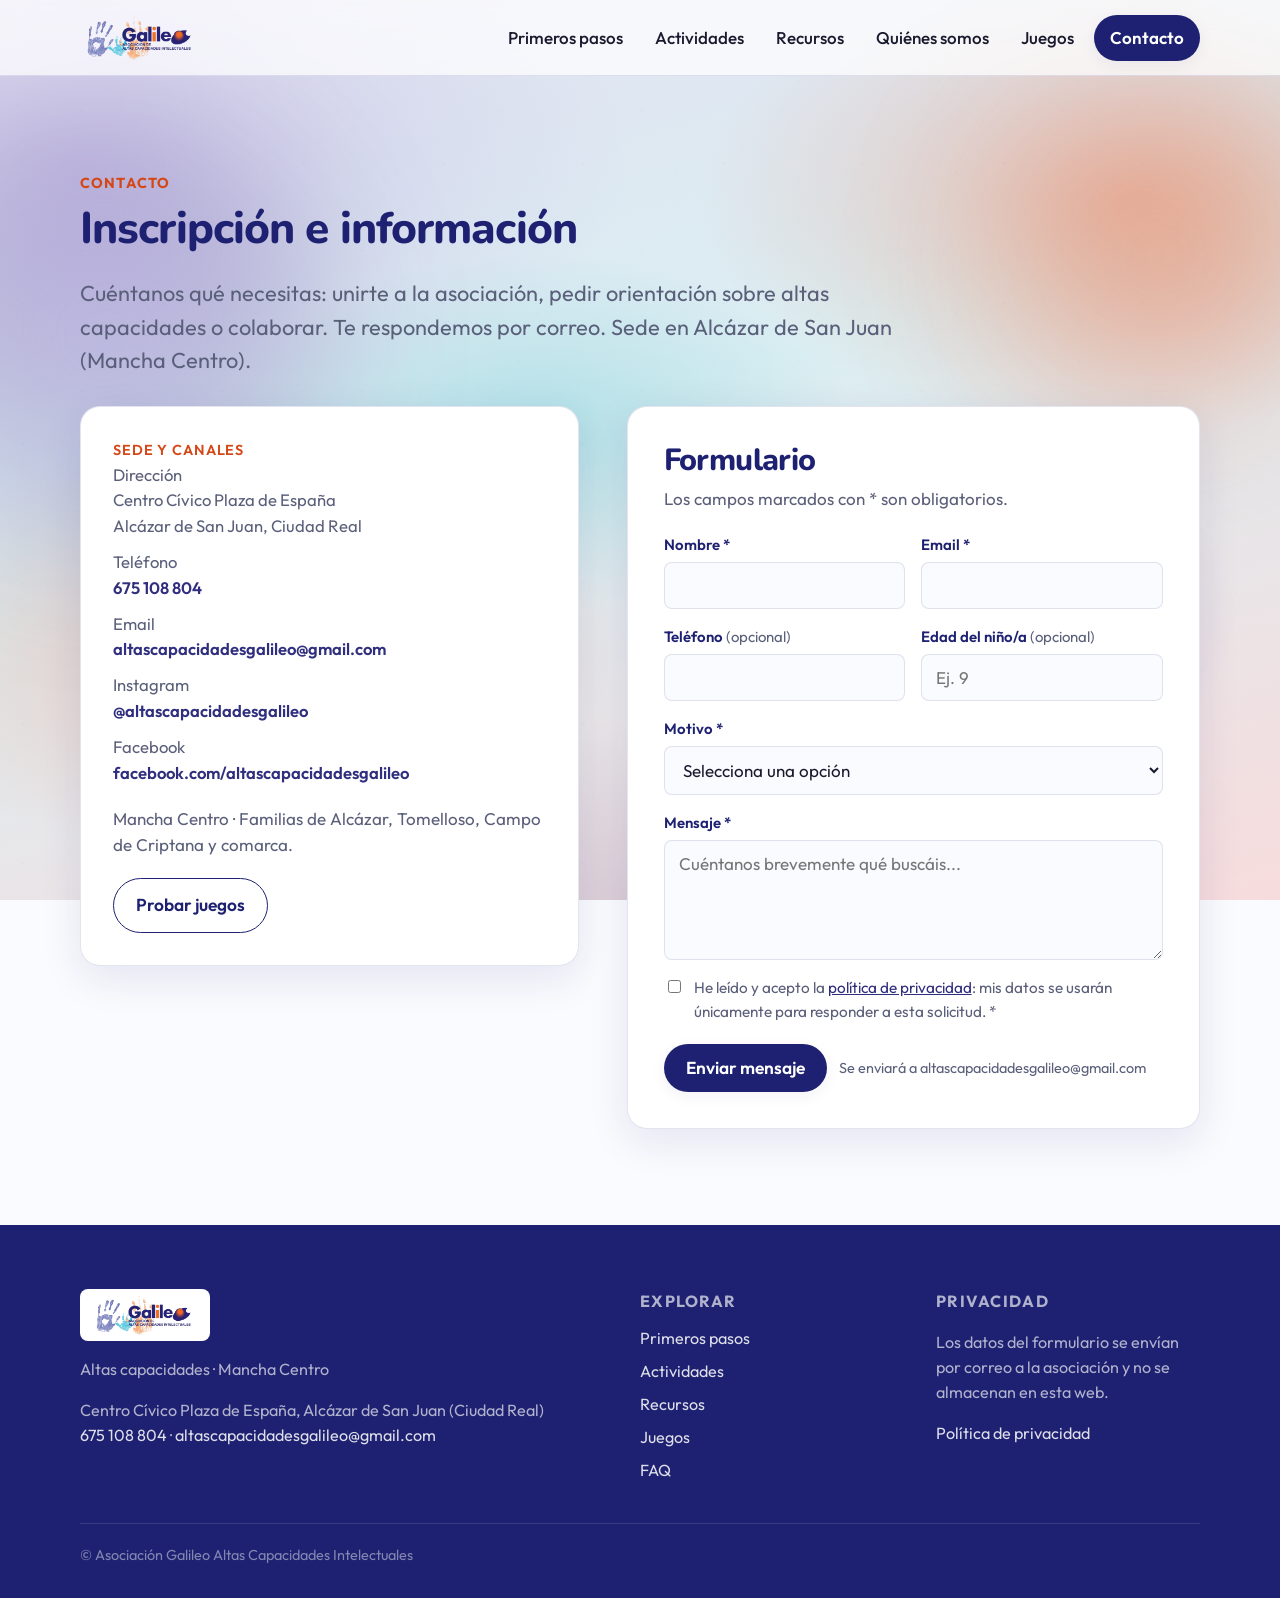
<file: contacto.html>
<!doctype html>
<html lang="es">
<head>
  <meta charset="utf-8" />
  <meta name="viewport" content="width=device-width, initial-scale=1" />
  <title>Contacto e inscripción | Asociación Galileo Altas Capacidades Alcázar</title>
  <meta name="description" content="Inscripción o información a la Asociación Galileo en Alcázar de San Juan. Email altascapacidadesgalileo@gmail.com · Tel. 675 108 804." />
  <meta name="robots" content="index, follow" />
  <meta name="theme-color" content="#1a3a5c" />
  <link rel="canonical" href="https://asociaciongalileoaltascapacidades.es/contacto.html" />

  <meta property="og:type" content="website" />
  <meta property="og:locale" content="es_ES" />
  <meta property="og:site_name" content="Asociación Galileo Altas Capacidades" />
  <meta property="og:title" content="Contacto e inscripción | Asociación Galileo" />
  <meta property="og:description" content="Formulario para inscribirse o pedir información sobre altas capacidades en Mancha Centro." />
  <meta property="og:url" content="https://asociaciongalileoaltascapacidades.es/contacto.html" />
  <meta property="og:image" content="https://asociaciongalileoaltascapacidades.es/assets/og-galileo.jpg" />
  <meta property="og:image:width" content="1200" />
  <meta property="og:image:height" content="630" />
  <meta property="og:image:alt" content="Asociación Galileo Altas Capacidades en Mancha Centro" />
  <meta name="twitter:card" content="summary_large_image" />
  <meta name="twitter:title" content="Contacto e inscripción | Asociación Galileo" />
  <meta name="twitter:description" content="Formulario para inscribirse o pedir información sobre altas capacidades en Mancha Centro." />
  <meta name="twitter:image" content="https://asociaciongalileoaltascapacidades.es/assets/og-galileo.jpg" />

  <script type="application/ld+json">
  {
    "@context": "https://schema.org",
    "@type": "ContactPage",
    "name": "Contacto e inscripción | Asociación Galileo",
    "url": "https://asociaciongalileoaltascapacidades.es/contacto.html",
    "description": "Formulario de inscripción e información de la Asociación Galileo Altas Capacidades.",
    "isPartOf": {
      "@type": "WebSite",
      "name": "Asociación Galileo Altas Capacidades",
      "url": "https://asociaciongalileoaltascapacidades.es/"
    },
    "about": {
      "@type": "NGO",
      "name": "Asociación Galileo Altas Capacidades Intelectuales",
      "telephone": "+34-675-108-804",
      "email": "altascapacidadesgalileo@gmail.com",
      "address": {
        "@type": "PostalAddress",
        "streetAddress": "Centro Cívico Plaza de España",
        "addressLocality": "Alcázar de San Juan",
        "addressRegion": "Ciudad Real",
        "addressCountry": "ES"
      }
    }
  }
  </script>

  <link rel="preconnect" href="https://fonts.googleapis.com" />
  <link rel="preconnect" href="https://fonts.gstatic.com" crossorigin />
  <link href="https://fonts.googleapis.com/css2?family=Nunito:wght@600;700;800&family=Outfit:wght@400;500;600;700&display=swap" rel="stylesheet" />
  <link rel="icon" href="assets/logo-galileo.png" type="image/png" />
  <link rel="apple-touch-icon" href="assets/apple-touch-icon.png" />
  <link rel="stylesheet" href="css/styles.css" />
</head>
<body>
  <a class="skip-link" href="#contenido">Saltar al contenido</a>
  <div class="sky-bg" aria-hidden="true"></div>
  <div class="sky-pattern" aria-hidden="true"></div>

  <header class="header">
    <div class="container nav">
      <a class="brand" href="./" aria-label="Asociación Galileo — Inicio">
        <picture>
          <source srcset="assets/logo-galileo-oficial.webp" type="image/webp" />
          <img class="brand-logo" src="assets/logo-galileo-oficial.png" alt="Galileo — Asociación de Altas Capacidades Intelectuales" width="200" height="73" />
        </picture>
      </a>
      <button class="nav-toggle" type="button" aria-label="Abrir menú" aria-expanded="false" aria-controls="menu-principal">
        <span></span><span></span><span></span>
      </button>
      <nav class="menu" id="menu-principal" aria-label="Principal">
        <a href="./#primeros-pasos">Primeros pasos</a>
        <a href="./#actividades">Actividades</a>
        <a href="recursos.html">Recursos</a>
        <a href="./#quienes-somos">Quiénes somos</a>
        <a href="juegos.html">Juegos</a>
        <a href="contacto.html" class="cta" aria-current="page">Contacto</a>
      </nav>
    </div>
  </header>

  <main id="contenido" class="section">
    <div class="container">
      <p class="eyebrow">Contacto</p>
      <h1 style="font-size:clamp(2rem,4vw,2.6rem);margin:0 0 8px">Inscripción e información</h1>
      <p class="lead" style="margin-bottom:28px">
        Cuéntanos qué necesitas: unirte a la asociación, pedir orientación sobre altas capacidades o colaborar. Te respondemos por correo. Sede en Alcázar de San Juan (Mancha Centro).
      </p>

      <div id="gracias" class="form-success" role="status">
        Gracias. Hemos recibido tu mensaje. Te contactaremos pronto en el correo que nos has indicado.
      </div>

      <div class="contact-layout">
        <aside class="contact-card">
          <p class="muted" style="margin:0;font-size:0.85rem;font-weight:600;letter-spacing:0.06em;text-transform:uppercase;color:var(--orange-deep)">Sede y canales</p>
          <ul class="contact-channels">
            <li>
              Dirección<br />
              <span>Centro Cívico Plaza de España<br />Alcázar de San Juan, Ciudad Real</span>
            </li>
            <li>
              Teléfono<br />
              <a href="tel:+34675108804">675 108 804</a>
            </li>
            <li>
              Email<br />
              <a href="mailto:altascapacidadesgalileo@gmail.com">altascapacidadesgalileo@gmail.com</a>
            </li>
            <li>
              Instagram<br />
              <a href="https://www.instagram.com/altascapacidadesgalileo/" target="_blank" rel="noopener">@altascapacidadesgalileo</a>
            </li>
            <li>
              Facebook<br />
              <a href="https://www.facebook.com/altascapacidadesgalileo" target="_blank" rel="noopener">facebook.com/altascapacidadesgalileo</a>
            </li>
          </ul>
          <p class="muted" style="margin:0">
            Mancha Centro · Familias de Alcázar, Tomelloso, Campo de Criptana y comarca.
          </p>
          <div class="actions" style="margin-top:20px">
            <a class="btn alt" href="juegos.html">Probar juegos</a>
          </div>
        </aside>

        <div class="contact-form">
          <h2>Formulario</h2>
          <p class="muted" style="margin:0">Los campos marcados con * son obligatorios.</p>

          <form
            id="contacto-form"
            action="https://formsubmit.co/altascapacidadesgalileo@gmail.com"
            method="POST"
            novalidate
          >
            <input type="hidden" name="_subject" value="Galileo web — inscripción / información" />
            <input type="hidden" name="_template" value="table" />
            <input type="hidden" name="_captcha" value="false" />
            <input type="hidden" name="_next" id="form-next" value="https://asociaciongalileoaltascapacidades.es/contacto.html?enviado=1" />
            <input type="text" name="_honey" class="hp-field" tabindex="-1" autocomplete="off" aria-hidden="true" />

            <div class="form-grid">
              <div class="form-field">
                <label for="nombre">Nombre *</label>
                <input id="nombre" name="nombre" type="text" required autocomplete="name" />
              </div>
              <div class="form-field">
                <label for="email">Email *</label>
                <input id="email" name="email" type="email" required autocomplete="email" />
              </div>
              <div class="form-field">
                <label for="telefono">Teléfono <span class="optional">(opcional)</span></label>
                <input id="telefono" name="telefono" type="tel" autocomplete="tel" />
              </div>
              <div class="form-field">
                <label for="edad">Edad del niño/a <span class="optional">(opcional)</span></label>
                <input id="edad" name="edad_nino" type="text" inputmode="numeric" placeholder="Ej. 9" />
              </div>
              <div class="form-field full">
                <label for="motivo">Motivo *</label>
                <select id="motivo" name="motivo" required>
                  <option value="">Selecciona una opción</option>
                  <option value="Inscripción">Inscripción</option>
                  <option value="Pedir información">Pedir información</option>
                  <option value="Colaborar">Colaborar</option>
                </select>
              </div>
              <div class="form-field full">
                <label for="mensaje">Mensaje *</label>
                <textarea id="mensaje" name="mensaje" required placeholder="Cuéntanos brevemente qué buscáis..."></textarea>
              </div>
              <label class="form-check">
                <input id="rgpd" name="rgpd" type="checkbox" value="Acepto" required />
                <span>He leído y acepto la <a href="privacidad.html">política de privacidad</a>: mis datos se usarán únicamente para responder a esta solicitud. *</span>
              </label>
              <div class="form-actions">
                <button class="btn" type="submit">Enviar mensaje</button>
                <p class="form-note">Se enviará a altascapacidadesgalileo@gmail.com</p>
              </div>
            </div>
          </form>
        </div>
      </div>
    </div>
  </main>

  <footer class="footer">
    <div class="container cols">
      <div>
        <div class="footer-brand">
          <picture>
            <source srcset="assets/logo-galileo-oficial.webp" type="image/webp" />
            <img src="assets/logo-galileo-oficial.png" alt="Galileo — Asociación de Altas Capacidades Intelectuales" width="180" height="66" loading="lazy" />
          </picture>
        </div>
        <p>Altas capacidades · Mancha Centro</p>
        <p class="footer-nap">
          Centro Cívico Plaza de España, Alcázar de San Juan (Ciudad Real)<br />
          <a href="tel:+34675108804">675 108 804</a> ·
          <a href="mailto:altascapacidadesgalileo@gmail.com">altascapacidadesgalileo@gmail.com</a>
        </p>
      </div>
      <div>
        <p class="footer-heading">Explorar</p>
        <ul>
          <li><a href="./#primeros-pasos">Primeros pasos</a></li>
          <li><a href="./#actividades">Actividades</a></li>
          <li><a href="recursos.html">Recursos</a></li>
          <li><a href="juegos.html">Juegos</a></li>
          <li><a href="./#faq">FAQ</a></li>
        </ul>
      </div>
      <div>
        <p class="footer-heading">Privacidad</p>
        <p>Los datos del formulario se envían por correo a la asociación y no se almacenan en esta web.</p>
        <ul>
          <li><a href="privacidad.html">Política de privacidad</a></li>
        </ul>
      </div>
    </div>
    <div class="container footer-copy">© Asociación Galileo Altas Capacidades Intelectuales</div>
  </footer>

  <script src="js/main.js" defer></script>
  <script>
    (function () {
      var next = document.getElementById("form-next");
      if (next) {
        next.value = window.location.origin + window.location.pathname + "?enviado=1";
      }

      var params = new URLSearchParams(window.location.search);
      if (params.get("enviado") === "1") {
        var box = document.getElementById("gracias");
        if (box) {
          box.classList.add("show");
          box.scrollIntoView({ behavior: "smooth", block: "center" });
        }
      }

      var form = document.getElementById("contacto-form");
      if (!form) return;
      form.addEventListener("submit", function (e) {
        if (!form.checkValidity()) {
          e.preventDefault();
          form.reportValidity();
        }
      });
    })();
  </script>
</body>
</html>
</file>
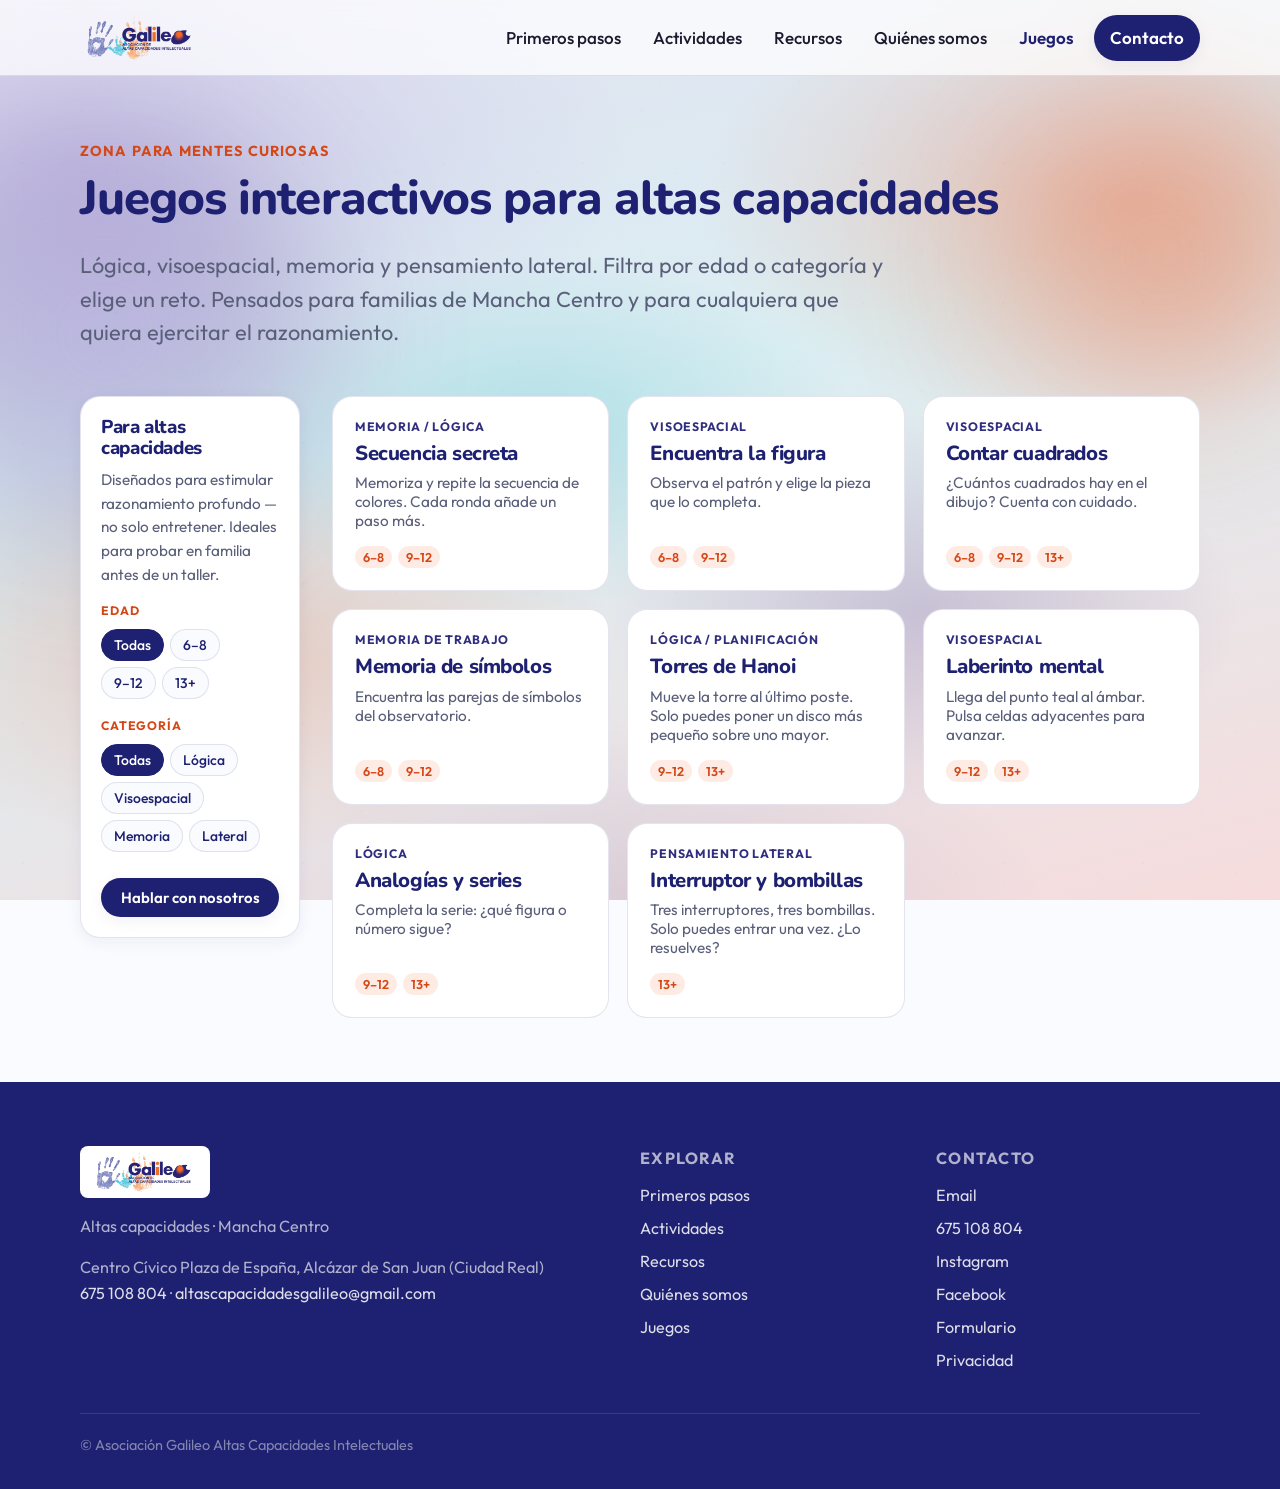
<file: juegos.html>
<!doctype html>
<html lang="es">
<head>
  <meta charset="utf-8" />
  <meta name="viewport" content="width=device-width, initial-scale=1" />
  <title>Juegos de lógica para altas capacidades | Asociación Galileo</title>
  <meta name="description" content="Juegos interactivos de lógica, visoespacial, memoria y pensamiento lateral por edades (6–8, 9–12, 13+). Pensados para mentes con altas capacidades." />
  <meta name="robots" content="index, follow" />
  <meta name="theme-color" content="#1a3a5c" />
  <link rel="canonical" href="https://asociaciongalileoaltascapacidades.es/juegos.html" />

  <meta property="og:type" content="website" />
  <meta property="og:locale" content="es_ES" />
  <meta property="og:site_name" content="Asociación Galileo Altas Capacidades" />
  <meta property="og:title" content="Juegos de lógica AACC | Asociación Galileo" />
  <meta property="og:description" content="Retos de lógica, visoespacial, memoria y pensamiento lateral filtrados por edad." />
  <meta property="og:url" content="https://asociaciongalileoaltascapacidades.es/juegos.html" />
  <meta property="og:image" content="https://asociaciongalileoaltascapacidades.es/assets/og-galileo.jpg" />
  <meta property="og:image:width" content="1200" />
  <meta property="og:image:height" content="630" />
  <meta property="og:image:alt" content="Juegos para altas capacidades — Asociación Galileo" />
  <meta name="twitter:card" content="summary_large_image" />
  <meta name="twitter:title" content="Juegos de lógica AACC | Asociación Galileo" />
  <meta name="twitter:description" content="Retos de lógica, visoespacial y más, filtrados por edad." />
  <meta name="twitter:image" content="https://asociaciongalileoaltascapacidades.es/assets/og-galileo.jpg" />

  <script type="application/ld+json">
  {
    "@context": "https://schema.org",
    "@type": "CollectionPage",
    "name": "Juegos interactivos para altas capacidades",
    "url": "https://asociaciongalileoaltascapacidades.es/juegos.html",
    "description": "Juegos de lógica, visoespacial, memoria y pensamiento lateral por edades.",
    "isPartOf": {
      "@type": "WebSite",
      "name": "Asociación Galileo Altas Capacidades",
      "url": "https://asociaciongalileoaltascapacidades.es/"
    },
    "mainEntity": {
      "@type": "ItemList",
      "itemListElement": [
        {"@type": "ListItem", "position": 1, "name": "Secuencia secreta", "description": "Memoriza y repite la secuencia de colores. Cada ronda añade un paso más."},
        {"@type": "ListItem", "position": 2, "name": "Encuentra la figura", "description": "Observa el patrón y elige la pieza que lo completa."},
        {"@type": "ListItem", "position": 3, "name": "Contar cuadrados", "description": "¿Cuántos cuadrados hay en el dibujo? Cuenta con cuidado."},
        {"@type": "ListItem", "position": 4, "name": "Memoria de símbolos", "description": "Encuentra las parejas de símbolos del observatorio."},
        {"@type": "ListItem", "position": 5, "name": "Torres de Hanoi", "description": "Mueve la torre al último poste respetando las reglas."},
        {"@type": "ListItem", "position": 6, "name": "Laberinto mental", "description": "Llega del punto teal al ámbar planificando la ruta."},
        {"@type": "ListItem", "position": 7, "name": "Analogías y series", "description": "Completa la serie: ¿qué figura o número sigue?"},
        {"@type": "ListItem", "position": 8, "name": "Interruptor y bombillas", "description": "Acertijo clásico de pensamiento lateral con interruptores y bombillas."}
      ]
    }
  }
  </script>

  <link rel="preconnect" href="https://fonts.googleapis.com" />
  <link rel="preconnect" href="https://fonts.gstatic.com" crossorigin />
  <link href="https://fonts.googleapis.com/css2?family=Nunito:wght@600;700;800&family=Outfit:wght@400;500;600;700&display=swap" rel="stylesheet" />
  <link rel="icon" href="assets/logo-galileo.png" type="image/png" />
  <link rel="apple-touch-icon" href="assets/apple-touch-icon.png" />
  <link rel="stylesheet" href="css/styles.css" />
</head>
<body>
  <a class="skip-link" href="#contenido">Saltar al contenido</a>
  <div class="sky-bg" aria-hidden="true"></div>
  <div class="sky-pattern" aria-hidden="true"></div>

  <header class="header">
    <div class="container nav">
      <a class="brand" href="./" aria-label="Asociación Galileo — Inicio">
        <picture>
          <source srcset="assets/logo-galileo-oficial.webp" type="image/webp" />
          <img class="brand-logo" src="assets/logo-galileo-oficial.png" alt="Galileo — Asociación de Altas Capacidades Intelectuales" width="200" height="73" />
        </picture>
      </a>
      <button class="nav-toggle" type="button" aria-label="Abrir menú" aria-expanded="false" aria-controls="menu-principal">
        <span></span><span></span><span></span>
      </button>
      <nav class="menu" id="menu-principal" aria-label="Principal">
        <a href="./#primeros-pasos">Primeros pasos</a>
        <a href="./#actividades">Actividades</a>
        <a href="recursos.html">Recursos</a>
        <a href="./#quienes-somos">Quiénes somos</a>
        <a href="juegos.html" aria-current="page">Juegos</a>
        <a href="contacto.html" class="cta">Contacto</a>
      </nav>
    </div>
  </header>

  <main id="contenido">
    <section class="games-hero">
      <div class="container">
        <p class="eyebrow">Zona para mentes curiosas</p>
        <h1>Juegos interactivos para altas capacidades</h1>
        <p class="lead">
          Lógica, visoespacial, memoria y pensamiento lateral. Filtra por edad o categoría y elige un reto. Pensados para familias de Mancha Centro y para cualquiera que quiera ejercitar el razonamiento.
        </p>
      </div>
    </section>

    <div class="container games-layout">
      <aside class="games-aside">
        <h2>Para altas capacidades</h2>
        <p>
          Diseñados para estimular razonamiento profundo — no solo entretener. Ideales para probar en familia antes de un taller.
        </p>

        <div class="filter-group">
          <span class="filter-label">Edad</span>
          <div class="filter-chips" role="group" aria-label="Filtrar por edad">
            <button type="button" class="chip active" data-filter-age="all" aria-pressed="true">Todas</button>
            <button type="button" class="chip" data-filter-age="6-8" aria-pressed="false">6–8</button>
            <button type="button" class="chip" data-filter-age="9-12" aria-pressed="false">9–12</button>
            <button type="button" class="chip" data-filter-age="13" aria-pressed="false">13+</button>
          </div>
        </div>

        <div class="filter-group">
          <span class="filter-label">Categoría</span>
          <div class="filter-chips" role="group" aria-label="Filtrar por categoría">
            <button type="button" class="chip active" data-filter-cat="all" aria-pressed="true">Todas</button>
            <button type="button" class="chip" data-filter-cat="logica" aria-pressed="false">Lógica</button>
            <button type="button" class="chip" data-filter-cat="visoespacial" aria-pressed="false">Visoespacial</button>
            <button type="button" class="chip" data-filter-cat="memoria" aria-pressed="false">Memoria</button>
            <button type="button" class="chip" data-filter-cat="lateral" aria-pressed="false">Lateral</button>
          </div>
        </div>

        <a class="btn sm" href="contacto.html" style="width:100%;margin-top:8px">Hablar con nosotros</a>
      </aside>

      <div>
        <div class="games-grid" id="games-grid">
          <button type="button" class="game-card" data-id="secuencia" data-ages="6-8,9-12" data-cat="memoria">
            <span class="game-cat">Memoria / lógica</span>
            <h3>Secuencia secreta</h3>
            <p>Memoriza y repite la secuencia de colores. Cada ronda añade un paso más.</p>
            <div class="game-ages"><span>6–8</span><span>9–12</span></div>
          </button>
          <button type="button" class="game-card" data-id="figura" data-ages="6-8,9-12" data-cat="visoespacial">
            <span class="game-cat">Visoespacial</span>
            <h3>Encuentra la figura</h3>
            <p>Observa el patrón y elige la pieza que lo completa.</p>
            <div class="game-ages"><span>6–8</span><span>9–12</span></div>
          </button>
          <button type="button" class="game-card" data-id="cuadrados" data-ages="6-8,9-12,13" data-cat="visoespacial">
            <span class="game-cat">Visoespacial</span>
            <h3>Contar cuadrados</h3>
            <p>¿Cuántos cuadrados hay en el dibujo? Cuenta con cuidado.</p>
            <div class="game-ages"><span>6–8</span><span>9–12</span><span>13+</span></div>
          </button>
          <button type="button" class="game-card" data-id="simbolos" data-ages="6-8,9-12" data-cat="memoria">
            <span class="game-cat">Memoria de trabajo</span>
            <h3>Memoria de símbolos</h3>
            <p>Encuentra las parejas de símbolos del observatorio.</p>
            <div class="game-ages"><span>6–8</span><span>9–12</span></div>
          </button>
          <button type="button" class="game-card" data-id="hanoi" data-ages="9-12,13" data-cat="logica">
            <span class="game-cat">Lógica / planificación</span>
            <h3>Torres de Hanoi</h3>
            <p>Mueve la torre al último poste. Solo puedes poner un disco más pequeño sobre uno mayor.</p>
            <div class="game-ages"><span>9–12</span><span>13+</span></div>
          </button>
          <button type="button" class="game-card" data-id="laberinto" data-ages="9-12,13" data-cat="visoespacial">
            <span class="game-cat">Visoespacial</span>
            <h3>Laberinto mental</h3>
            <p>Llega del punto teal al ámbar. Pulsa celdas adyacentes para avanzar.</p>
            <div class="game-ages"><span>9–12</span><span>13+</span></div>
          </button>
          <button type="button" class="game-card" data-id="series" data-ages="9-12,13" data-cat="logica">
            <span class="game-cat">Lógica</span>
            <h3>Analogías y series</h3>
            <p>Completa la serie: ¿qué figura o número sigue?</p>
            <div class="game-ages"><span>9–12</span><span>13+</span></div>
          </button>
          <button type="button" class="game-card" data-id="bombillas" data-ages="13" data-cat="lateral">
            <span class="game-cat">Pensamiento lateral</span>
            <h3>Interruptor y bombillas</h3>
            <p>Tres interruptores, tres bombillas. Solo puedes entrar una vez. ¿Lo resuelves?</p>
            <div class="game-ages"><span>13+</span></div>
          </button>
        </div>
        <p class="games-empty" id="games-empty">No hay juegos con estos filtros. Prueba otra combinación.</p>
      </div>
    </div>
  </main>

  <div class="game-overlay" id="game-overlay" aria-hidden="true" role="dialog" aria-modal="true" aria-labelledby="game-title">
    <div class="game-shell">
      <div class="game-shell-header">
        <div>
          <h2 id="game-title">Juego</h2>
          <p class="why" id="game-why"></p>
        </div>
        <button type="button" class="game-close" id="game-close" aria-label="Cerrar">×</button>
      </div>
      <div class="game-shell-body" id="game-body"></div>
    </div>
  </div>

  <footer class="footer">
    <div class="container cols">
      <div>
        <div class="footer-brand">
          <picture>
            <source srcset="assets/logo-galileo-oficial.webp" type="image/webp" />
            <img src="assets/logo-galileo-oficial.png" alt="Galileo — Asociación de Altas Capacidades Intelectuales" width="180" height="66" loading="lazy" />
          </picture>
        </div>
        <p>Altas capacidades · Mancha Centro</p>
        <p class="footer-nap">
          Centro Cívico Plaza de España, Alcázar de San Juan (Ciudad Real)<br />
          <a href="tel:+34675108804">675 108 804</a> ·
          <a href="mailto:altascapacidadesgalileo@gmail.com">altascapacidadesgalileo@gmail.com</a>
        </p>
      </div>
      <div>
        <p class="footer-heading">Explorar</p>
        <ul>
          <li><a href="./#primeros-pasos">Primeros pasos</a></li>
          <li><a href="./#actividades">Actividades</a></li>
          <li><a href="recursos.html">Recursos</a></li>
          <li><a href="./#quienes-somos">Quiénes somos</a></li>
          <li><a href="juegos.html">Juegos</a></li>
        </ul>
      </div>
      <div>
        <p class="footer-heading">Contacto</p>
        <ul>
          <li><a href="mailto:altascapacidadesgalileo@gmail.com">Email</a></li>
          <li><a href="tel:+34675108804">675 108 804</a></li>
          <li><a href="https://www.instagram.com/altascapacidadesgalileo/" target="_blank" rel="noopener">Instagram</a></li>
          <li><a href="https://www.facebook.com/altascapacidadesgalileo" target="_blank" rel="noopener">Facebook</a></li>
          <li><a href="contacto.html">Formulario</a></li>
          <li><a href="privacidad.html">Privacidad</a></li>
        </ul>
      </div>
    </div>
    <div class="container footer-copy">© Asociación Galileo Altas Capacidades Intelectuales</div>
  </footer>

  <script src="js/main.js" defer></script>
  <script src="js/games.js" defer></script>
</body>
</html>
</file>
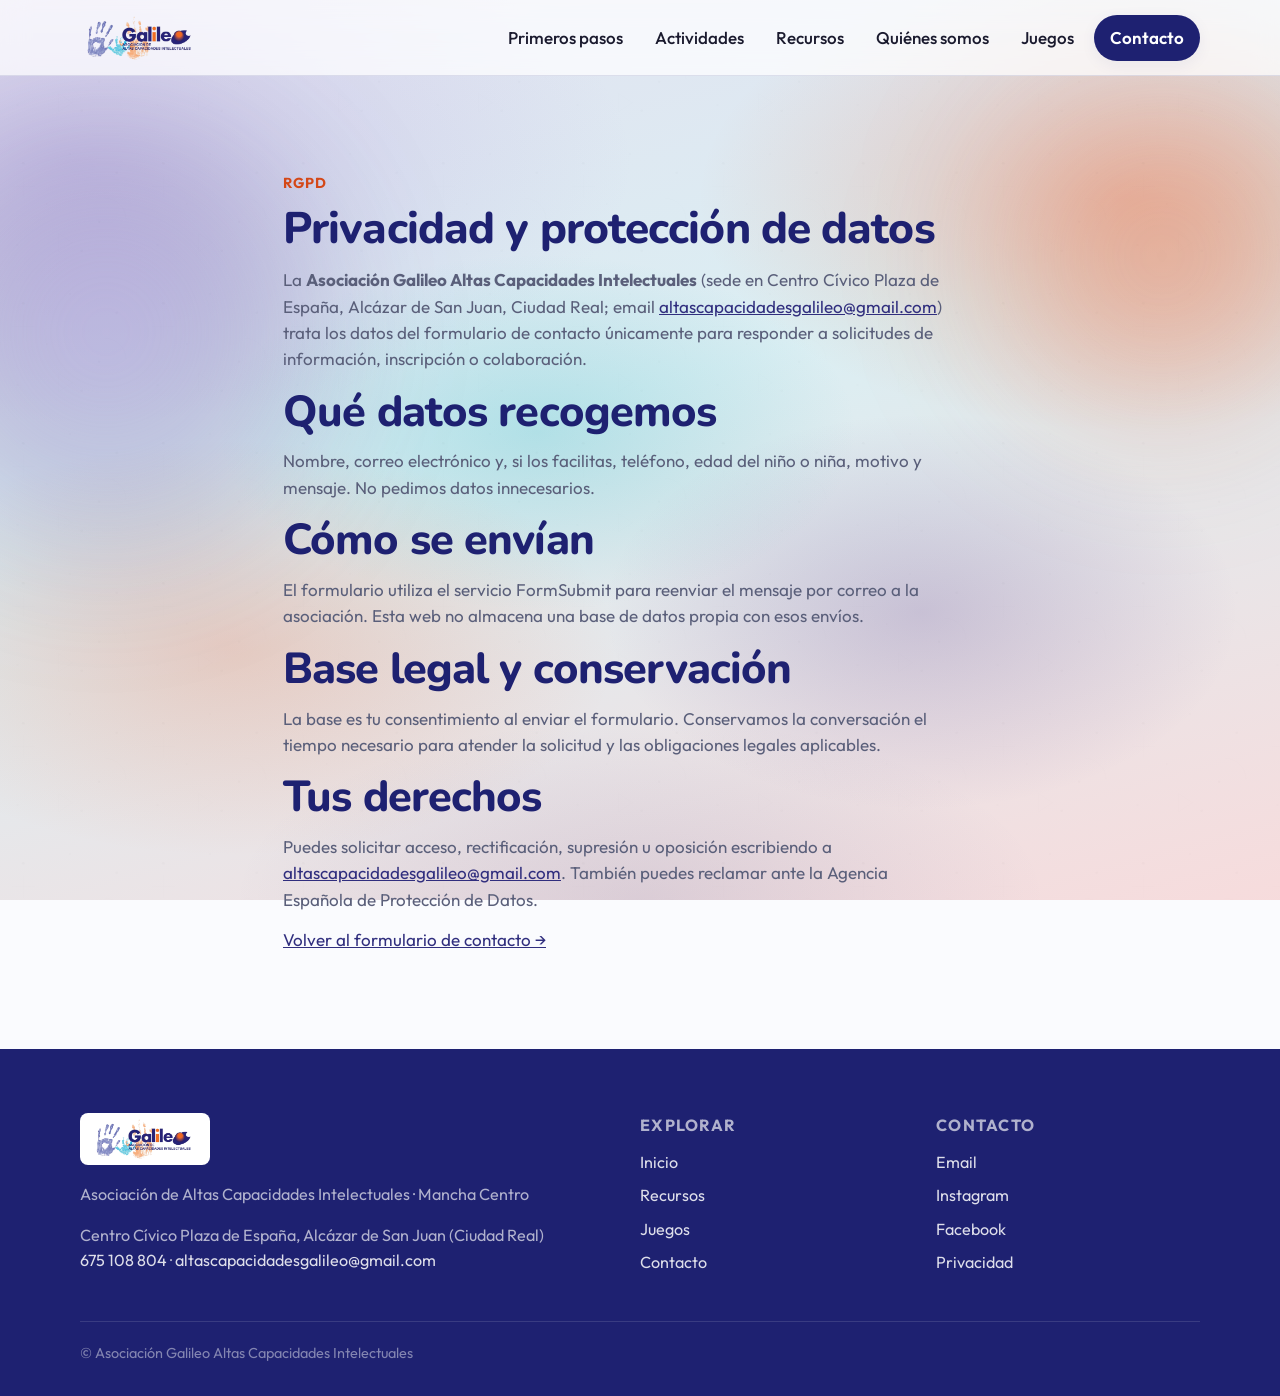
<file: privacidad.html>
<!doctype html>
<html lang="es">
<head>
  <meta charset="utf-8" />
  <meta name="viewport" content="width=device-width, initial-scale=1" />
  <title>Privacidad y protección de datos | Asociación Galileo</title>
  <meta name="description" content="Información sobre el tratamiento de datos del formulario de contacto de la Asociación Galileo Altas Capacidades." />
  <meta name="robots" content="index, follow" />
  <meta name="theme-color" content="#1a3a5c" />
  <link rel="canonical" href="https://asociaciongalileoaltascapacidades.es/privacidad.html" />

  <meta property="og:type" content="website" />
  <meta property="og:locale" content="es_ES" />
  <meta property="og:site_name" content="Asociación Galileo Altas Capacidades" />
  <meta property="og:title" content="Privacidad | Asociación Galileo" />
  <meta property="og:description" content="Cómo tratamos los datos del formulario de contacto." />
  <meta property="og:url" content="https://asociaciongalileoaltascapacidades.es/privacidad.html" />
  <meta property="og:image" content="https://asociaciongalileoaltascapacidades.es/assets/og-galileo.jpg" />
  <meta property="og:image:width" content="1200" />
  <meta property="og:image:height" content="630" />
  <meta property="og:image:alt" content="Asociación Galileo Altas Capacidades en Mancha Centro" />
  <meta name="twitter:card" content="summary_large_image" />
  <meta name="twitter:title" content="Privacidad | Asociación Galileo" />
  <meta name="twitter:description" content="Cómo tratamos los datos del formulario de contacto." />
  <meta name="twitter:image" content="https://asociaciongalileoaltascapacidades.es/assets/og-galileo.jpg" />

  <link rel="icon" href="assets/logo-galileo.png" type="image/png" />
  <link rel="apple-touch-icon" href="assets/apple-touch-icon.png" />
  <link rel="preconnect" href="https://fonts.googleapis.com" />
  <link rel="preconnect" href="https://fonts.gstatic.com" crossorigin />
  <link href="https://fonts.googleapis.com/css2?family=Nunito:wght@600;700;800&family=Outfit:wght@400;500;600;700&display=swap" rel="stylesheet" />
  <link rel="stylesheet" href="css/styles.css" />
</head>
<body>
  <div class="sky-bg" aria-hidden="true"></div>
  <div class="sky-pattern" aria-hidden="true"></div>

  <header class="header">
    <div class="container nav">
      <a class="brand" href="./" aria-label="Asociación Galileo — Inicio">
        <picture>
          <source srcset="assets/logo-galileo-oficial.webp" type="image/webp" />
          <img class="brand-logo" src="assets/logo-galileo-oficial.png" alt="Galileo — Asociación de Altas Capacidades Intelectuales" width="200" height="73" />
        </picture>
      </a>
      <button class="nav-toggle" type="button" aria-label="Abrir menú" aria-expanded="false" aria-controls="menu-principal">
        <span></span><span></span><span></span>
      </button>
      <nav class="menu" id="menu-principal" aria-label="Principal">
        <a href="./#primeros-pasos">Primeros pasos</a>
        <a href="./#actividades">Actividades</a>
        <a href="recursos.html">Recursos</a>
        <a href="./#quienes-somos">Quiénes somos</a>
        <a href="juegos.html">Juegos</a>
        <a href="contacto.html" class="cta">Contacto</a>
      </nav>
    </div>
  </header>

  <main class="section">
    <div class="container" style="max-width:42rem">
      <p class="eyebrow">RGPD</p>
      <h1 style="font-size:clamp(2rem,4vw,2.6rem);margin:0 0 12px">Privacidad y protección de datos</h1>
      <div class="prose">
        <p>
          La <strong>Asociación Galileo Altas Capacidades Intelectuales</strong> (sede en Centro Cívico Plaza de España, Alcázar de San Juan, Ciudad Real; email
          <a href="mailto:altascapacidadesgalileo@gmail.com">altascapacidadesgalileo@gmail.com</a>) trata los datos del formulario de contacto únicamente para responder a solicitudes de información, inscripción o colaboración.
        </p>
        <h2>Qué datos recogemos</h2>
        <p>
          Nombre, correo electrónico y, si los facilitas, teléfono, edad del niño o niña, motivo y mensaje. No pedimos datos innecesarios.
        </p>
        <h2>Cómo se envían</h2>
        <p>
          El formulario utiliza el servicio FormSubmit para reenviar el mensaje por correo a la asociación. Esta web no almacena una base de datos propia con esos envíos.
        </p>
        <h2>Base legal y conservación</h2>
        <p>
          La base es tu consentimiento al enviar el formulario. Conservamos la conversación el tiempo necesario para atender la solicitud y las obligaciones legales aplicables.
        </p>
        <h2>Tus derechos</h2>
        <p>
          Puedes solicitar acceso, rectificación, supresión u oposición escribiendo a
          <a href="mailto:altascapacidadesgalileo@gmail.com">altascapacidadesgalileo@gmail.com</a>.
          También puedes reclamar ante la Agencia Española de Protección de Datos.
        </p>
        <p>
          <a href="contacto.html">Volver al formulario de contacto →</a>
        </p>
      </div>
    </div>
  </main>

  <footer class="footer">
    <div class="container cols">
      <div>
        <div class="footer-brand">
          <picture>
            <source srcset="assets/logo-galileo-oficial.webp" type="image/webp" />
            <img src="assets/logo-galileo-oficial.png" alt="Galileo — Asociación de Altas Capacidades Intelectuales" width="180" height="66" loading="lazy" />
          </picture>
        </div>
        <p>Asociación de Altas Capacidades Intelectuales · Mancha Centro</p>
        <p class="footer-nap">
          Centro Cívico Plaza de España, Alcázar de San Juan (Ciudad Real)<br />
          <a href="tel:+34675108804">675 108 804</a> ·
          <a href="mailto:altascapacidadesgalileo@gmail.com">altascapacidadesgalileo@gmail.com</a>
        </p>
      </div>
      <div>
        <p class="footer-heading">Explorar</p>
        <ul>
          <li><a href="./">Inicio</a></li>
          <li><a href="recursos.html">Recursos</a></li>
          <li><a href="juegos.html">Juegos</a></li>
          <li><a href="contacto.html">Contacto</a></li>
        </ul>
      </div>
      <div>
        <p class="footer-heading">Contacto</p>
        <ul>
          <li><a href="mailto:altascapacidadesgalileo@gmail.com">Email</a></li>
          <li><a href="https://www.instagram.com/altascapacidadesgalileo/" target="_blank" rel="noopener">Instagram</a></li>
          <li><a href="https://www.facebook.com/altascapacidadesgalileo" target="_blank" rel="noopener">Facebook</a></li>
          <li><a href="privacidad.html" aria-current="page">Privacidad</a></li>
        </ul>
      </div>
    </div>
    <div class="container footer-copy">© Asociación Galileo Altas Capacidades Intelectuales</div>
  </footer>

  <script src="js/main.js" defer></script>
</body>
</html>
</file>
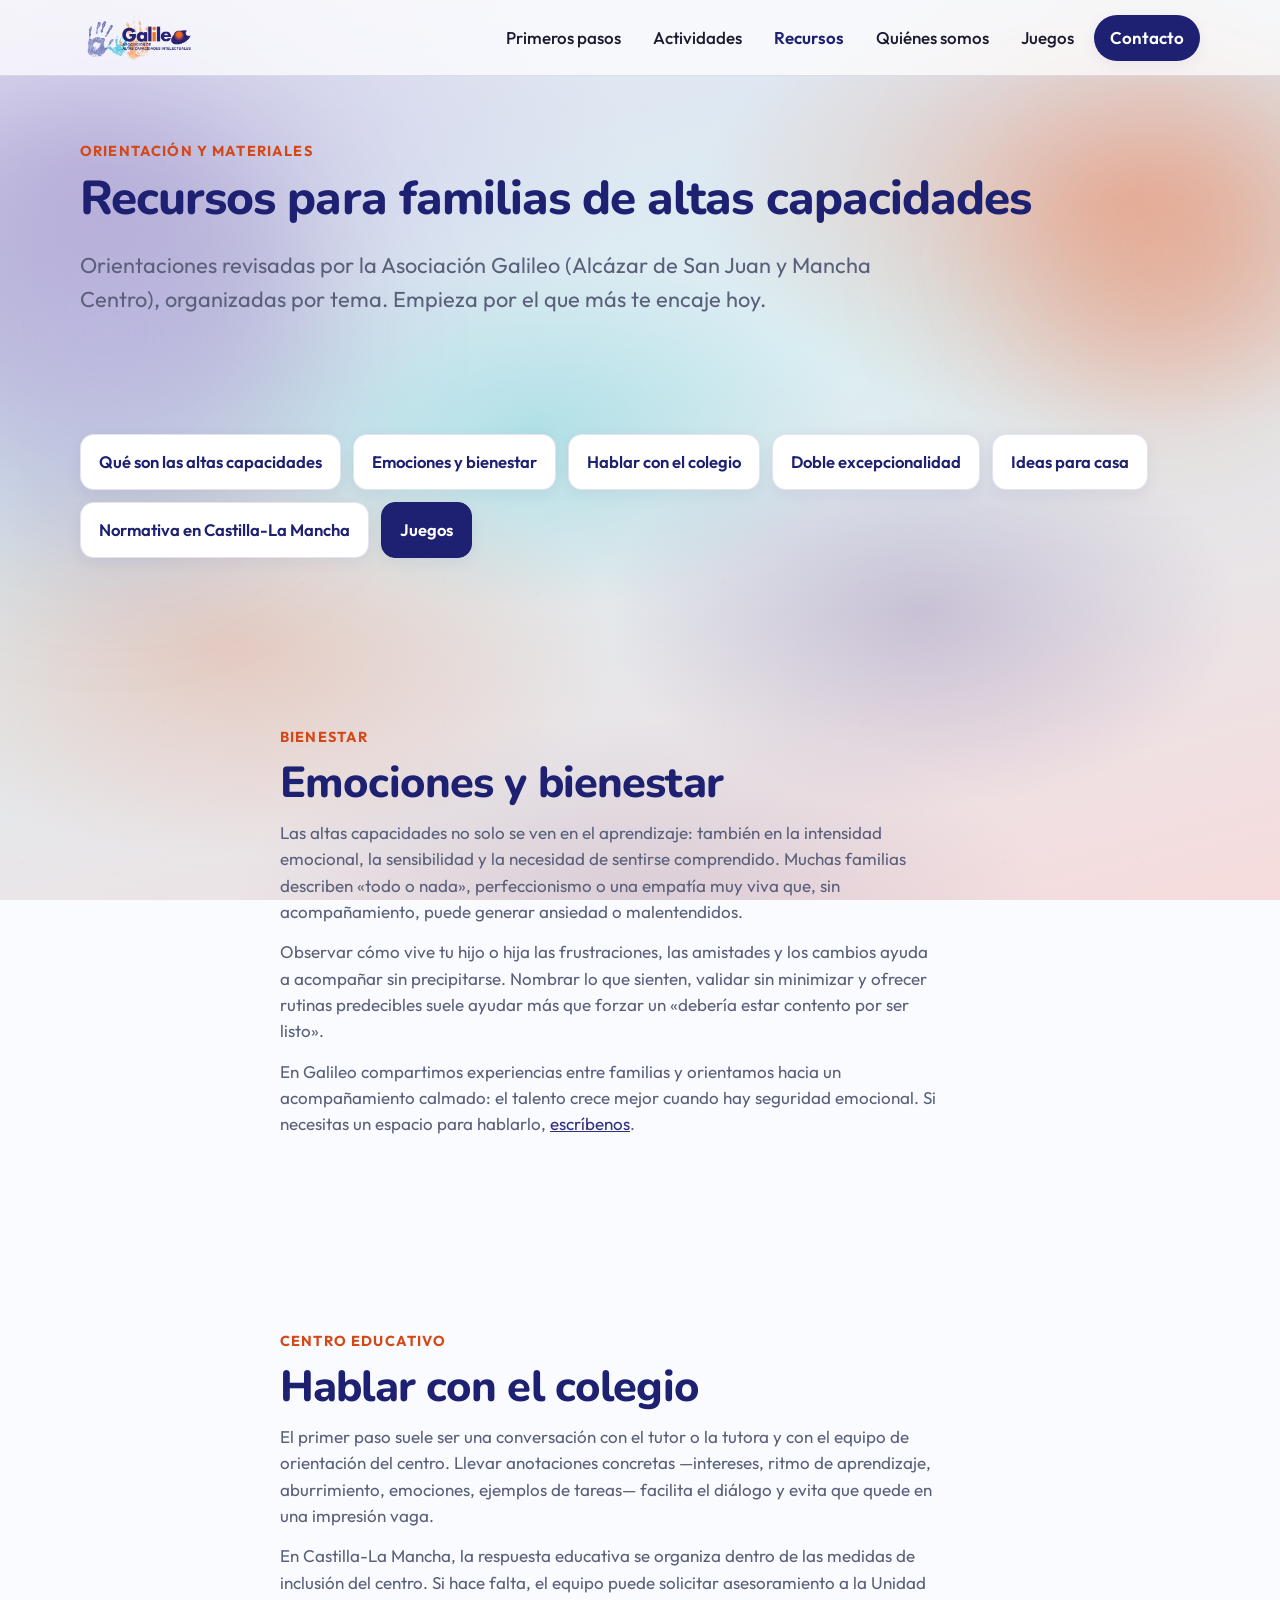
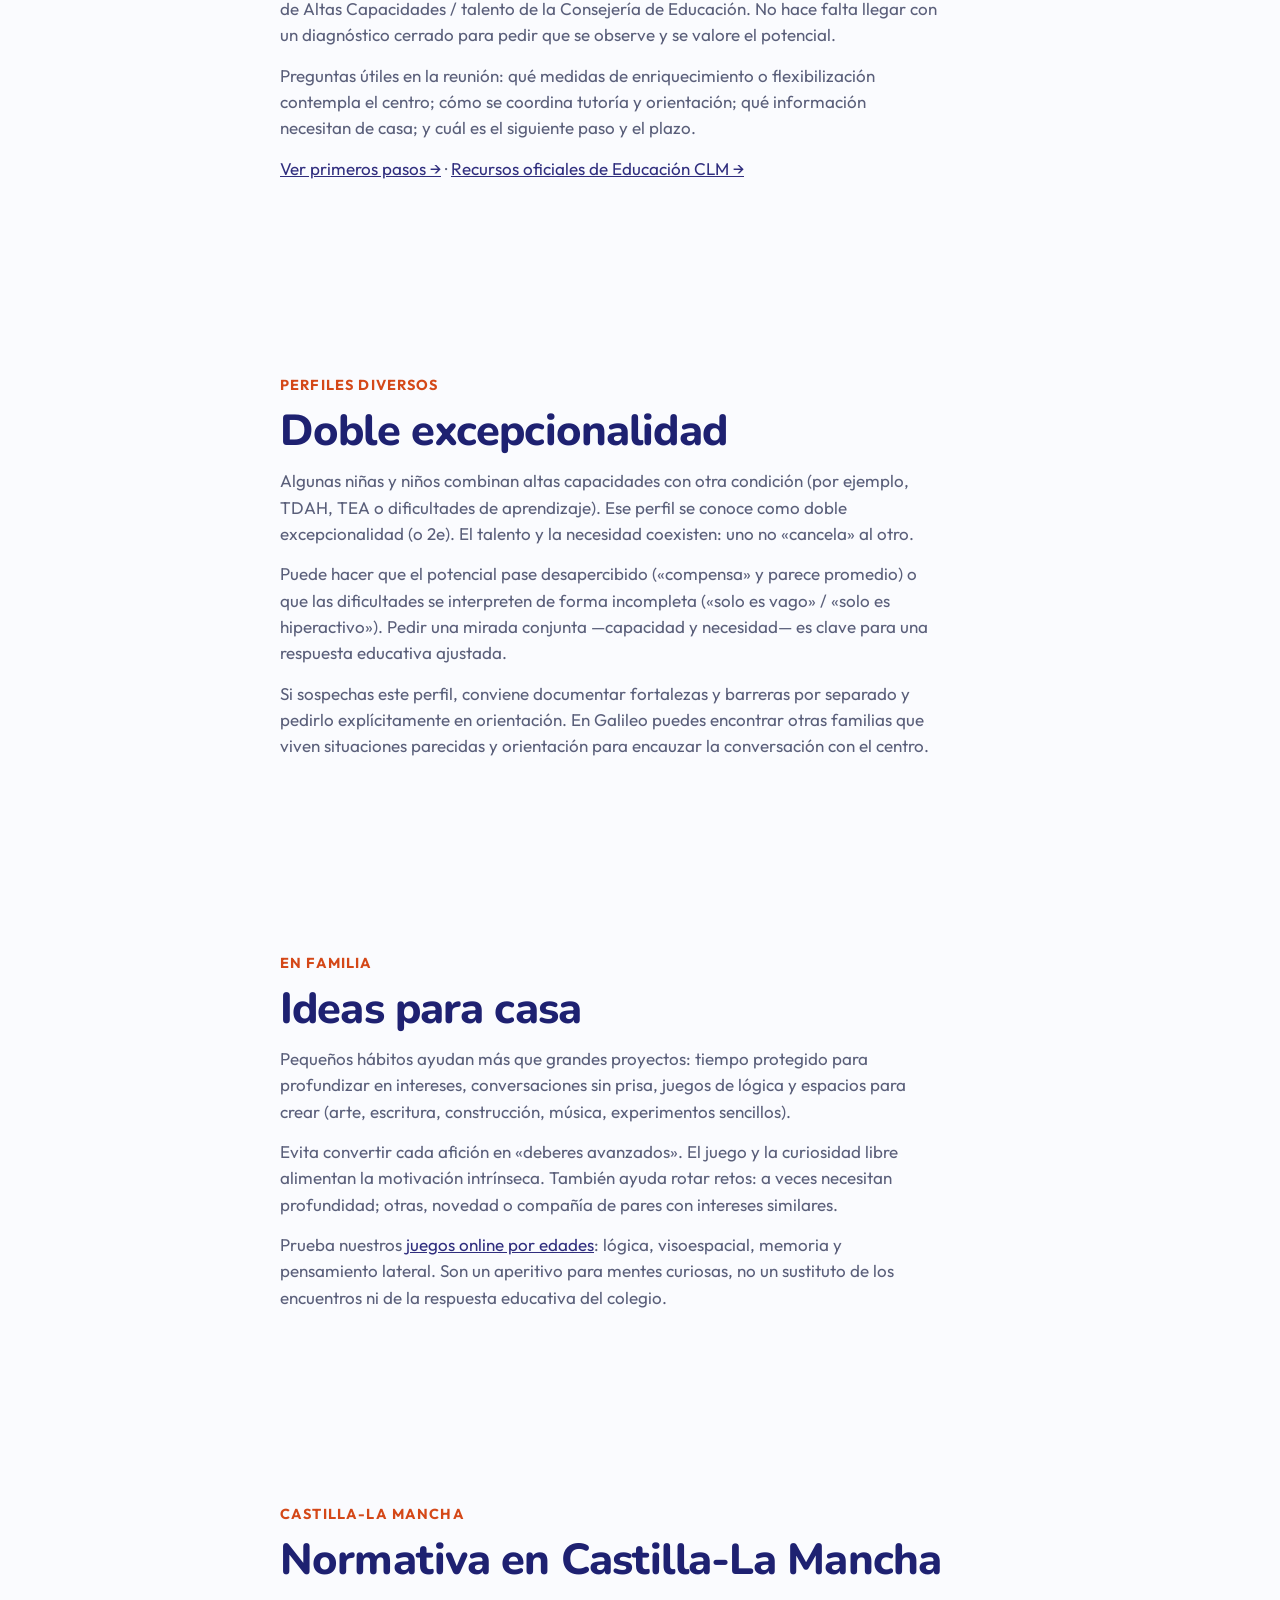
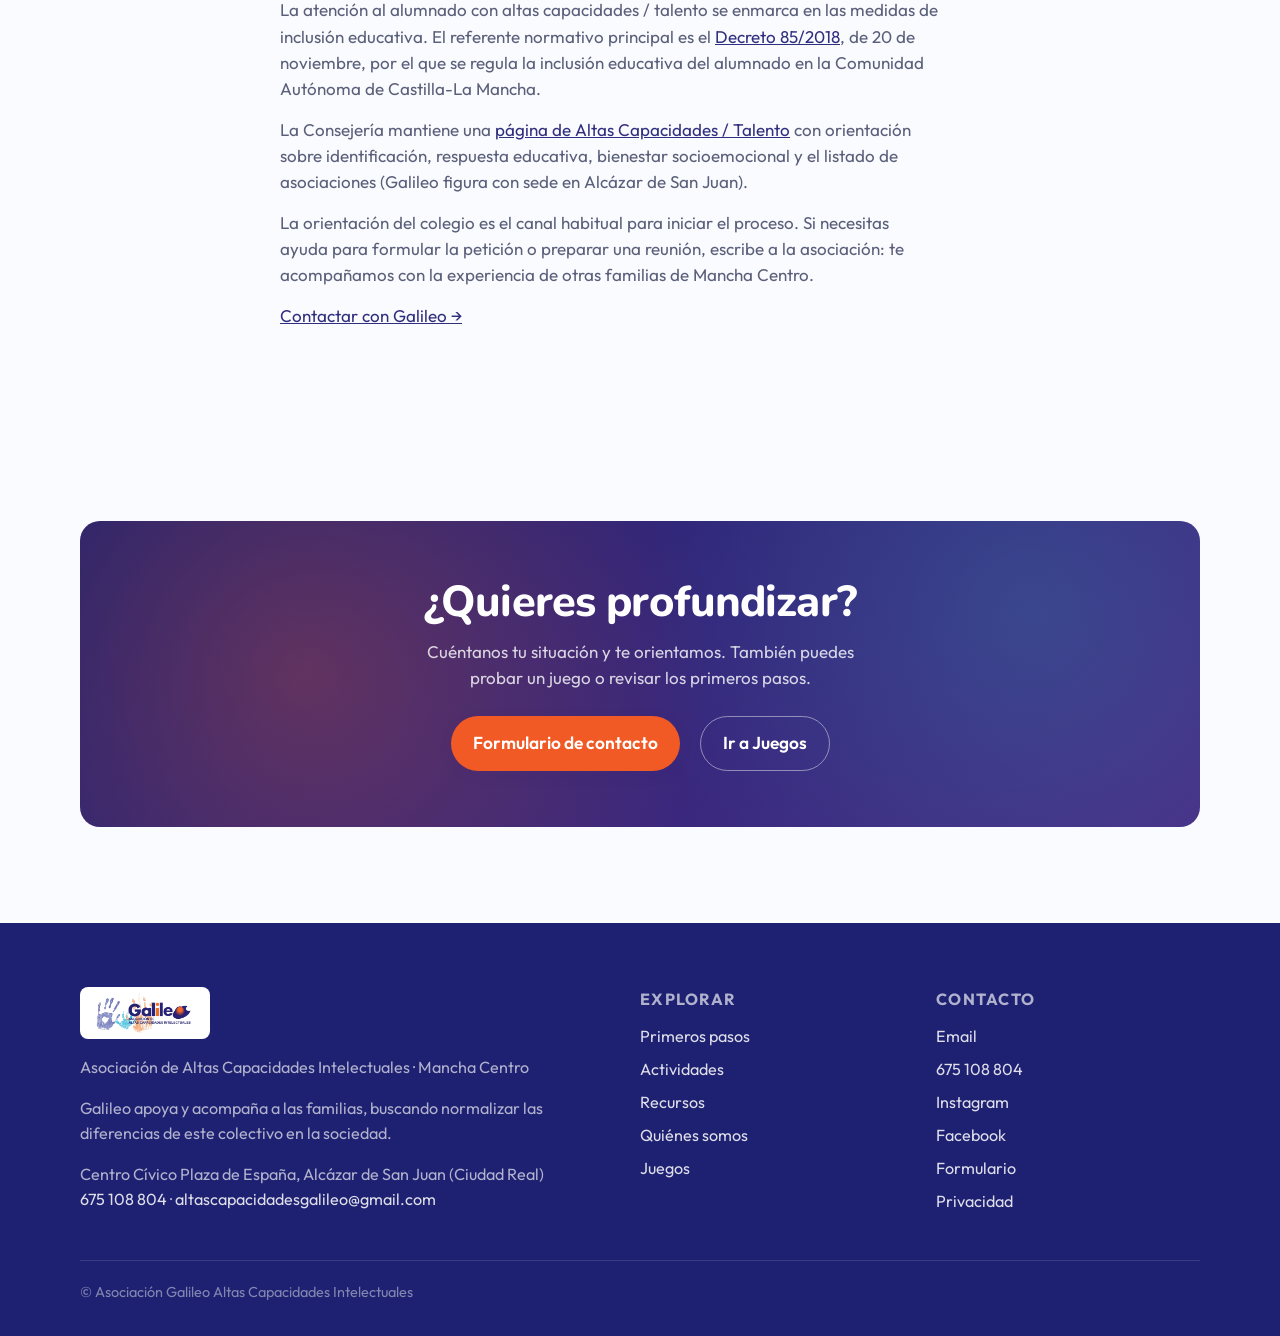
<file: recursos.html>
<!doctype html>
<html lang="es">
<head>
  <meta charset="utf-8" />
  <meta name="viewport" content="width=device-width, initial-scale=1" />
  <title>Recursos altas capacidades CLM | Asociación Galileo familias</title>
  <meta name="description" content="Orientación para familias de altas capacidades en Castilla-La Mancha: emociones, colegio, doble excepcionalidad, ideas en casa y normativa (Decreto 85/2018)." />
  <meta name="robots" content="index, follow" />
  <meta name="theme-color" content="#1a3a5c" />
  <link rel="canonical" href="https://asociaciongalileoaltascapacidades.es/recursos.html" />

  <meta property="og:type" content="website" />
  <meta property="og:locale" content="es_ES" />
  <meta property="og:site_name" content="Asociación Galileo Altas Capacidades" />
  <meta property="og:title" content="Recursos para familias | Asociación Galileo" />
  <meta property="og:description" content="Materiales y orientaciones sobre altas capacidades: emociones, colegio, doble excepcionalidad y normativa en CLM." />
  <meta property="og:url" content="https://asociaciongalileoaltascapacidades.es/recursos.html" />
  <meta property="og:image" content="https://asociaciongalileoaltascapacidades.es/assets/og-galileo.jpg" />
  <meta property="og:image:width" content="1200" />
  <meta property="og:image:height" content="630" />
  <meta property="og:image:alt" content="Asociación Galileo Altas Capacidades en Mancha Centro" />
  <meta name="twitter:card" content="summary_large_image" />
  <meta name="twitter:title" content="Recursos para familias | Asociación Galileo" />
  <meta name="twitter:description" content="Materiales y orientaciones sobre altas capacidades en Castilla-La Mancha." />
  <meta name="twitter:image" content="https://asociaciongalileoaltascapacidades.es/assets/og-galileo.jpg" />

  <script type="application/ld+json">
  {
    "@context": "https://schema.org",
    "@type": "CollectionPage",
    "name": "Recursos para familias | Asociación Galileo",
    "url": "https://asociaciongalileoaltascapacidades.es/recursos.html",
    "description": "Orientaciones para familias de altas capacidades en Castilla-La Mancha.",
    "isPartOf": {
      "@type": "WebSite",
      "name": "Asociación Galileo Altas Capacidades",
      "url": "https://asociaciongalileoaltascapacidades.es/"
    },
    "about": {
      "@type": "Thing",
      "name": "Altas capacidades intelectuales"
    }
  }
  </script>

  <link rel="preconnect" href="https://fonts.googleapis.com" />
  <link rel="preconnect" href="https://fonts.gstatic.com" crossorigin />
  <link href="https://fonts.googleapis.com/css2?family=Nunito:wght@600;700;800&family=Outfit:wght@400;500;600;700&display=swap" rel="stylesheet" />
  <link rel="icon" href="assets/logo-galileo.png" type="image/png" />
  <link rel="apple-touch-icon" href="assets/apple-touch-icon.png" />
  <link rel="stylesheet" href="css/styles.css" />
</head>
<body>
  <a class="skip-link" href="#contenido">Saltar al contenido</a>
  <div class="sky-bg" aria-hidden="true"></div>
  <div class="sky-pattern" aria-hidden="true"></div>

  <header class="header">
    <div class="container nav">
      <a class="brand" href="./" aria-label="Asociación Galileo — Inicio">
        <picture>
          <source srcset="assets/logo-galileo-oficial.webp" type="image/webp" />
          <img class="brand-logo" src="assets/logo-galileo-oficial.png" alt="Galileo — Asociación de Altas Capacidades Intelectuales" width="200" height="73" />
        </picture>
      </a>
      <button class="nav-toggle" type="button" aria-label="Abrir menú" aria-expanded="false" aria-controls="menu-principal">
        <span></span><span></span><span></span>
      </button>
      <nav class="menu" id="menu-principal" aria-label="Principal">
        <a href="./#primeros-pasos">Primeros pasos</a>
        <a href="./#actividades">Actividades</a>
        <a href="recursos.html" aria-current="page">Recursos</a>
        <a href="./#quienes-somos">Quiénes somos</a>
        <a href="juegos.html">Juegos</a>
        <a href="contacto.html" class="cta">Contacto</a>
      </nav>
    </div>
  </header>

  <main id="contenido">
    <section class="games-hero">
      <div class="container">
        <p class="eyebrow">Orientación y materiales</p>
        <h1>Recursos para familias de altas capacidades</h1>
        <p class="lead">
          Orientaciones revisadas por la Asociación Galileo (Alcázar de San Juan y Mancha Centro), organizadas por tema. Empieza por el que más te encaje hoy.
        </p>
      </div>
    </section>

    <section class="section-tight">
      <div class="container">
        <div class="resource-grid" role="list">
          <a class="resource-chip" href="./#que-es" role="listitem">Qué son las altas capacidades</a>
          <a class="resource-chip" href="#emociones" role="listitem">Emociones y bienestar</a>
          <a class="resource-chip" href="#colegio" role="listitem">Hablar con el colegio</a>
          <a class="resource-chip" href="#doble-excepcionalidad" role="listitem">Doble excepcionalidad</a>
          <a class="resource-chip" href="#ideas-casa" role="listitem">Ideas para casa</a>
          <a class="resource-chip" href="#normativa" role="listitem">Normativa en Castilla-La Mancha</a>
          <a class="resource-chip resource-chip-accent" href="juegos.html" role="listitem">Juegos</a>
        </div>
      </div>
    </section>

    <section id="emociones" class="section">
      <div class="container resource-topic">
        <p class="eyebrow">Bienestar</p>
        <h2>Emociones y bienestar</h2>
        <div class="prose">
          <p>
            Las altas capacidades no solo se ven en el aprendizaje: también en la intensidad emocional, la sensibilidad y la necesidad de sentirse comprendido. Muchas familias describen «todo o nada», perfeccionismo o una empatía muy viva que, sin acompañamiento, puede generar ansiedad o malentendidos.
          </p>
          <p>
            Observar cómo vive tu hijo o hija las frustraciones, las amistades y los cambios ayuda a acompañar sin precipitarse. Nombrar lo que sienten, validar sin minimizar y ofrecer rutinas predecibles suele ayudar más que forzar un «debería estar contento por ser listo».
          </p>
          <p>
            En Galileo compartimos experiencias entre familias y orientamos hacia un acompañamiento calmado: el talento crece mejor cuando hay seguridad emocional. Si necesitas un espacio para hablarlo, <a href="contacto.html">escríbenos</a>.
          </p>
        </div>
      </div>
    </section>

    <section id="colegio" class="section">
      <div class="container resource-topic">
        <p class="eyebrow">Centro educativo</p>
        <h2>Hablar con el colegio</h2>
        <div class="prose">
          <p>
            El primer paso suele ser una conversación con el tutor o la tutora y con el equipo de orientación del centro. Llevar anotaciones concretas —intereses, ritmo de aprendizaje, aburrimiento, emociones, ejemplos de tareas— facilita el diálogo y evita que quede en una impresión vaga.
          </p>
          <p>
            En Castilla-La Mancha, la respuesta educativa se organiza dentro de las medidas de inclusión del centro. Si hace falta, el equipo puede solicitar asesoramiento a la Unidad de Altas Capacidades / talento de la Consejería de Educación. No hace falta llegar con un diagnóstico cerrado para pedir que se observe y se valore el potencial.
          </p>
          <p>
            Preguntas útiles en la reunión: qué medidas de enriquecimiento o flexibilización contempla el centro; cómo se coordina tutoría y orientación; qué información necesitan de casa; y cuál es el siguiente paso y el plazo.
          </p>
          <p>
            <a href="./#primeros-pasos">Ver primeros pasos →</a>
            ·
            <a href="https://educacion.castillalamancha.es/inclusion-convivencia/altas-capacidades" target="_blank" rel="noopener">Recursos oficiales de Educación CLM →</a>
          </p>
        </div>
      </div>
    </section>

    <section id="doble-excepcionalidad" class="section">
      <div class="container resource-topic">
        <p class="eyebrow">Perfiles diversos</p>
        <h2>Doble excepcionalidad</h2>
        <div class="prose">
          <p>
            Algunas niñas y niños combinan altas capacidades con otra condición (por ejemplo, TDAH, TEA o dificultades de aprendizaje). Ese perfil se conoce como doble excepcionalidad (o 2e). El talento y la necesidad coexisten: uno no «cancela» al otro.
          </p>
          <p>
            Puede hacer que el potencial pase desapercibido («compensa» y parece promedio) o que las dificultades se interpreten de forma incompleta («solo es vago» / «solo es hiperactivo»). Pedir una mirada conjunta —capacidad y necesidad— es clave para una respuesta educativa ajustada.
          </p>
          <p>
            Si sospechas este perfil, conviene documentar fortalezas y barreras por separado y pedirlo explícitamente en orientación. En Galileo puedes encontrar otras familias que viven situaciones parecidas y orientación para encauzar la conversación con el centro.
          </p>
        </div>
      </div>
    </section>

    <section id="ideas-casa" class="section">
      <div class="container resource-topic">
        <p class="eyebrow">En familia</p>
        <h2>Ideas para casa</h2>
        <div class="prose">
          <p>
            Pequeños hábitos ayudan más que grandes proyectos: tiempo protegido para profundizar en intereses, conversaciones sin prisa, juegos de lógica y espacios para crear (arte, escritura, construcción, música, experimentos sencillos).
          </p>
          <p>
            Evita convertir cada afición en «deberes avanzados». El juego y la curiosidad libre alimentan la motivación intrínseca. También ayuda rotar retos: a veces necesitan profundidad; otras, novedad o compañía de pares con intereses similares.
          </p>
          <p>
            Prueba nuestros <a href="juegos.html">juegos online por edades</a>: lógica, visoespacial, memoria y pensamiento lateral. Son un aperitivo para mentes curiosas, no un sustituto de los encuentros ni de la respuesta educativa del colegio.
          </p>
        </div>
      </div>
    </section>

    <section id="normativa" class="section">
      <div class="container resource-topic">
        <p class="eyebrow">Castilla-La Mancha</p>
        <h2>Normativa en Castilla-La Mancha</h2>
        <div class="prose">
          <p>
            La atención al alumnado con altas capacidades / talento se enmarca en las medidas de inclusión educativa. El referente normativo principal es el
            <a href="https://www.castillalamancha.es/gobierno/educacionculturaysports/estructura/dgainclusion/actuaciones/decreto-852018-de-20-de-noviembre-por-el-que-se-regula-la-inclusi%C3%B3n-educativa" target="_blank" rel="noopener">Decreto 85/2018</a>,
            de 20 de noviembre, por el que se regula la inclusión educativa del alumnado en la Comunidad Autónoma de Castilla-La Mancha.
          </p>
          <p>
            La Consejería mantiene una
            <a href="https://educacion.castillalamancha.es/inclusion-convivencia/altas-capacidades" target="_blank" rel="noopener">página de Altas Capacidades / Talento</a>
            con orientación sobre identificación, respuesta educativa, bienestar socioemocional y el listado de asociaciones (Galileo figura con sede en Alcázar de San Juan).
          </p>
          <p>
            La orientación del colegio es el canal habitual para iniciar el proceso. Si necesitas ayuda para formular la petición o preparar una reunión, escribe a la asociación: te acompañamos con la experiencia de otras familias de Mancha Centro.
          </p>
          <p>
            <a href="contacto.html">Contactar con Galileo →</a>
          </p>
        </div>
      </div>
    </section>

    <section class="section">
      <div class="container">
        <div class="cta-band">
          <h2>¿Quieres profundizar?</h2>
          <p>Cuéntanos tu situación y te orientamos. También puedes probar un juego o revisar los primeros pasos.</p>
          <div class="actions" style="justify-content:center;margin-top:0">
            <a class="btn" href="contacto.html">Formulario de contacto</a>
            <a class="btn alt" href="juegos.html">Ir a Juegos</a>
          </div>
        </div>
      </div>
    </section>
  </main>

  <footer class="footer">
    <div class="container cols">
      <div>
        <div class="footer-brand">
          <picture>
            <source srcset="assets/logo-galileo-oficial.webp" type="image/webp" />
            <img src="assets/logo-galileo-oficial.png" alt="Galileo — Asociación de Altas Capacidades Intelectuales" width="180" height="66" loading="lazy" />
          </picture>
        </div>
        <p>Asociación de Altas Capacidades Intelectuales · Mancha Centro</p>
        <p>Galileo apoya y acompaña a las familias, buscando normalizar las diferencias de este colectivo en la sociedad.</p>
        <p class="footer-nap">
          Centro Cívico Plaza de España, Alcázar de San Juan (Ciudad Real)<br />
          <a href="tel:+34675108804">675 108 804</a> ·
          <a href="mailto:altascapacidadesgalileo@gmail.com">altascapacidadesgalileo@gmail.com</a>
        </p>
      </div>
      <div>
        <p class="footer-heading">Explorar</p>
        <ul>
          <li><a href="./#primeros-pasos">Primeros pasos</a></li>
          <li><a href="./#actividades">Actividades</a></li>
          <li><a href="recursos.html">Recursos</a></li>
          <li><a href="./#quienes-somos">Quiénes somos</a></li>
          <li><a href="juegos.html">Juegos</a></li>
        </ul>
      </div>
      <div>
        <p class="footer-heading">Contacto</p>
        <ul>
          <li><a href="mailto:altascapacidadesgalileo@gmail.com">Email</a></li>
          <li><a href="tel:+34675108804">675 108 804</a></li>
          <li><a href="https://www.instagram.com/altascapacidadesgalileo/" target="_blank" rel="noopener">Instagram</a></li>
          <li><a href="https://www.facebook.com/altascapacidadesgalileo" target="_blank" rel="noopener">Facebook</a></li>
          <li><a href="contacto.html">Formulario</a></li>
          <li><a href="privacidad.html">Privacidad</a></li>
        </ul>
      </div>
    </div>
    <div class="container footer-copy">
      © Asociación Galileo Altas Capacidades Intelectuales
    </div>
  </footer>

  <script src="js/main.js" defer></script>
</body>
</html>
</file>
<file: css/styles.css>
/* =========================================================
   GALILEO • Asociación de Altas Capacidades
   Tipografía: Nunito + Outfit
   Paleta: navy, naranja, huellas (cyan/violeta), tríptico
   ========================================================= */

:root {
  --ink: #1e2171;
  --ink-soft: #302e7e;
  --navy: #1e2171;
  --orange: #f15a24;
  --orange-deep: #d44818;
  --violet: #4a2b86;
  --cyan: #2bb3c0;
  --sky: #eef1f8;
  --sky-deep: #d4daf0;
  --paper: #fafbfe;
  --surface: #ffffff;
  --text: #1a1a2e;
  --muted: #5a5f7a;
  --line: rgba(30, 33, 113, 0.12);
  --amber: #f15a24;
  --amber-deep: #d44818;
  --teal: #302e7e;
  --teal-soft: #4a2b86;
  --star: #f15a24;
  --pillar-blue: #2f6fed;
  --pillar-green: #2f9e6e;
  --pillar-yellow: #e6a817;
  --pillar-magenta: #d63d7a;
  --pillar-purple: #6b3fa0;
  --shadow-sm: 0 4px 16px rgba(30, 33, 113, 0.06);
  --shadow: 0 12px 40px rgba(30, 33, 113, 0.1);
  --ring: 0 0 0 3px rgba(241, 90, 36, 0.35);
  --r-sm: 8px;
  --r-md: 14px;
  --r-lg: 20px;
  --container: min(1120px, 90%);
  --header-h: 76px;
  --font-display: "Nunito", system-ui, sans-serif;
  --font-body: "Outfit", system-ui, sans-serif;
  --ease: cubic-bezier(0.22, 1, 0.36, 1);
  --hero-wash: color-mix(in oklab, var(--paper) 76%, color-mix(in oklab, var(--violet) 62%, var(--cyan)));
  --lavender: #9b7fd4;
}

*,
*::before,
*::after {
  box-sizing: border-box;
}

.skip-link {
  position: absolute;
  left: 12px;
  top: -100px;
  z-index: 1000;
  background: var(--ink);
  color: #fff;
  padding: 10px 16px;
  border-radius: var(--r-sm);
  text-decoration: none;
  font-weight: 600;
}

.skip-link:focus {
  top: 12px;
}

html {
  scroll-behavior: smooth;
  font-size: 106.25%;
}

body {
  margin: 0;
  font-family: var(--font-body);
  color: var(--text);
  background: var(--paper);
  min-height: 100dvh;
  line-height: 1.55;
  -webkit-font-smoothing: antialiased;
}

img {
  max-width: 100%;
  height: auto;
  display: block;
}

a {
  color: var(--ink-soft);
}

a:hover {
  color: var(--orange-deep);
}

:focus-visible {
  outline: none;
  box-shadow: var(--ring);
}

/* ---- Atmosphere ---- */
.sky-bg {
  position: fixed;
  inset: 0;
  z-index: -2;
  overflow: hidden;
  background:
    radial-gradient(ellipse 75% 50% at 6% 18%, rgba(155, 127, 212, 0.26), transparent 58%),
    radial-gradient(ellipse 55% 42% at 18% 72%, rgba(241, 90, 36, 0.22), transparent 55%),
    radial-gradient(ellipse 48% 38% at 42% 48%, rgba(43, 179, 192, 0.24), transparent 52%),
    radial-gradient(ellipse 62% 48% at 88% 22%, rgba(241, 90, 36, 0.28), transparent 54%),
    radial-gradient(ellipse 45% 40% at 72% 68%, rgba(74, 43, 134, 0.2), transparent 55%),
    radial-gradient(ellipse 55% 35% at 50% 100%, rgba(30, 33, 113, 0.1), transparent 58%),
    linear-gradient(
      165deg,
      color-mix(in oklab, var(--paper) 88%, var(--violet)) 0%,
      color-mix(in oklab, var(--paper) 82%, var(--cyan)) 45%,
      color-mix(in oklab, #f3f0fa 85%, var(--orange)) 100%
    );
  pointer-events: none;
}

.sky-bg::before,
.sky-bg::after {
  content: "";
  position: absolute;
  border-radius: 50%;
  filter: blur(64px);
  pointer-events: none;
}

.sky-bg::before {
  width: min(62vw, 520px);
  height: min(62vw, 520px);
  left: -12%;
  top: 8%;
  background: radial-gradient(circle, rgba(155, 127, 212, 0.42) 0%, rgba(74, 43, 134, 0.22) 45%, transparent 72%);
}

.sky-bg::after {
  width: min(50vw, 440px);
  height: min(50vw, 440px);
  right: -8%;
  top: 4%;
  background: radial-gradient(circle, rgba(241, 90, 36, 0.38) 0%, rgba(241, 90, 36, 0.12) 50%, transparent 75%);
}

.sky-pattern {
  position: fixed;
  inset: 0;
  z-index: -1;
  opacity: 0.03;
  background-image: url("../assets/pattern.svg");
  background-size: 140px;
  pointer-events: none;
  color: var(--ink);
}

.container {
  width: var(--container);
  margin-inline: auto;
  position: relative;
}

.section {
  padding: clamp(56px, 8vw, 96px) 0;
}

.section-tight {
  padding: clamp(40px, 6vw, 72px) 0;
}

.muted {
  color: var(--muted);
}

.center {
  text-align: center;
}

.lead {
  font-size: clamp(1.12rem, 1.7vw, 1.28rem);
  color: var(--muted);
  max-width: 58ch;
}

h1,
h2,
h3,
.brand-name {
  font-family: var(--font-display);
  font-weight: 800;
  line-height: 1.15;
  letter-spacing: -0.02em;
  color: var(--ink);
}

h2 {
  font-size: clamp(1.85rem, 3.7vw, 2.55rem);
  margin: 0 0 12px;
}

h3 {
  font-size: 1.28rem;
  margin: 0 0 8px;
}

.section-intro {
  margin-bottom: clamp(28px, 4vw, 40px);
  max-width: 56ch;
}

.section-intro.center {
  margin-inline: auto;
  text-align: center;
}

.eyebrow {
  font-size: 0.85rem;
  font-weight: 700;
  letter-spacing: 0.08em;
  text-transform: uppercase;
  color: var(--orange-deep);
  margin: 0 0 10px;
}

/* ---- Header / Nav ---- */
.header {
  position: sticky;
  top: 0;
  z-index: 100;
  height: var(--header-h);
  backdrop-filter: blur(14px) saturate(1.15);
  background: color-mix(in oklab, #fff 72%, transparent);
  border-bottom: 1px solid var(--line);
}

.nav {
  height: var(--header-h);
  display: flex;
  align-items: center;
  justify-content: space-between;
  gap: 16px;
}

.brand {
  display: flex;
  align-items: center;
  gap: 12px;
  text-decoration: none;
  color: inherit;
  z-index: 110;
}

.brand img,
.brand-logo {
  width: auto;
  height: 44px;
  border-radius: 0;
  box-shadow: none;
}

.brand-logo-lg {
  width: min(520px, 92vw);
  height: auto;
  margin: 0 0 20px;
  animation: fadeUp 0.8s var(--ease) both;
}

.menu {
  display: flex;
  align-items: center;
  gap: clamp(4px, 1.2vw, 8px);
}

.menu a {
  color: var(--text);
  text-decoration: none;
  padding: 8px 12px;
  border-radius: var(--r-sm);
  font-weight: 500;
  font-size: 1rem;
  transition: background 0.2s var(--ease), color 0.2s;
}

.menu a:hover {
  background: rgba(30, 33, 113, 0.06);
  color: var(--ink);
}

.menu a[aria-current="page"] {
  color: var(--ink);
  font-weight: 600;
}

.menu .cta,
a.cta {
  background: var(--ink);
  color: #fff !important;
  padding: 10px 16px;
  border-radius: 999px;
  font-weight: 600;
  text-decoration: none;
  box-shadow: var(--shadow-sm);
  transition: transform 0.2s var(--ease), background 0.2s;
}

.menu .cta:hover,
a.cta:hover {
  background: var(--orange);
  transform: translateY(-1px);
  color: #fff !important;
}

.nav-toggle {
  display: none;
  width: 44px;
  height: 44px;
  border: 1px solid var(--line);
  border-radius: var(--r-sm);
  background: var(--surface);
  cursor: pointer;
  align-items: center;
  justify-content: center;
  flex-direction: column;
  gap: 5px;
  z-index: 110;
  padding: 0;
}

.nav-toggle span {
  display: block;
  width: 18px;
  height: 2px;
  background: var(--ink);
  border-radius: 1px;
  transition: transform 0.25s var(--ease), opacity 0.2s;
}

.nav-toggle[aria-expanded="true"] span:nth-child(1) {
  transform: translateY(7px) rotate(45deg);
}

.nav-toggle[aria-expanded="true"] span:nth-child(2) {
  opacity: 0;
}

.nav-toggle[aria-expanded="true"] span:nth-child(3) {
  transform: translateY(-7px) rotate(-45deg);
}

/* ---- Buttons ---- */
.btn {
  display: inline-flex;
  align-items: center;
  justify-content: center;
  gap: 8px;
  background: var(--ink);
  color: #fff;
  text-decoration: none;
  border: none;
  padding: 13px 22px;
  border-radius: 999px;
  font-family: var(--font-body);
  font-weight: 600;
  font-size: 1.02rem;
  cursor: pointer;
  box-shadow: var(--shadow-sm);
  transition: transform 0.2s var(--ease), background 0.2s, box-shadow 0.2s;
}

.btn:hover {
  background: var(--orange);
  transform: translateY(-2px);
  box-shadow: var(--shadow);
  color: #fff;
}

.btn.alt {
  background: transparent;
  color: var(--ink);
  border: 1.5px solid var(--ink);
  box-shadow: none;
}

.btn.alt:hover {
  background: var(--ink);
  color: #fff;
}

.btn.amber {
  background: var(--orange);
  color: #fff;
}

.btn.amber:hover {
  background: var(--orange-deep);
  color: #fff;
}

.btn.sm {
  padding: 8px 14px;
  font-size: 0.88rem;
}

.game-card[hidden] {
  display: none !important;
}

.actions {
  display: flex;
  flex-wrap: wrap;
  gap: 12px;
  margin-top: 22px;
}

/* ---- Hero ---- */
.hero {
  position: relative;
  min-height: min(92vh, 820px);
  display: flex;
  align-items: center;
  padding: clamp(40px, 6vw, 72px) 0 clamp(56px, 8vw, 88px);
  overflow: hidden;
  background: var(--hero-wash);
}

.hero-media {
  position: absolute;
  inset: 0;
  z-index: 0;
  margin: 0;
  pointer-events: none;
}

.hero-media img {
  width: 100%;
  height: 100%;
  object-fit: cover;
  object-position: right center;
  display: block;
}

.hero::before {
  content: "";
  position: absolute;
  inset: 0;
  background: linear-gradient(
    105deg,
    color-mix(in oklab, var(--paper) 90%, var(--violet)) 0%,
    color-mix(in oklab, var(--paper) 78%, var(--cyan)) 38%,
    color-mix(in oklab, var(--paper) 42%, transparent) 62%,
    transparent 100%
  );
  z-index: 1;
  pointer-events: none;
}

.hero-inner {
  position: relative;
  z-index: 2;
  max-width: 640px;
}

.hero-tag {
  display: inline-block;
  font-size: 0.92rem;
  font-weight: 600;
  letter-spacing: 0.08em;
  text-transform: uppercase;
  color: var(--violet);
  margin: 0 0 16px;
  animation: fadeUp 0.8s 0.08s var(--ease) both;
}

.hero h1 {
  font-size: clamp(1.5rem, 3.1vw, 2.05rem);
  font-weight: 700;
  color: var(--ink);
  margin: 0 0 16px;
  max-width: 28ch;
  animation: fadeUp 0.8s 0.15s var(--ease) both;
}

.hero .hero-lead {
  font-size: clamp(1.12rem, 1.95vw, 1.35rem);
  color: var(--muted);
  max-width: 42ch;
  margin: 0;
  font-family: var(--font-body);
  font-weight: 400;
  line-height: 1.55;
  animation: fadeUp 0.8s 0.22s var(--ease) both;
}

.hero .hero-lead strong {
  color: var(--orange-deep);
  font-weight: 700;
}

.hero .actions {
  animation: fadeUp 0.8s 0.3s var(--ease) both;
}

.hero .btn {
  background: var(--orange);
  color: #fff;
}

.hero .btn:hover {
  background: var(--orange-deep);
  color: #fff;
}

.hero .btn.alt {
  background: transparent;
  color: var(--ink);
  border-color: var(--ink);
}

.hero .btn.alt:hover {
  background: var(--ink);
  color: #fff;
}

@keyframes fadeUp {
  from {
    opacity: 0;
    transform: translateY(18px);
  }
  to {
    opacity: 1;
    transform: translateY(0);
  }
}

@media (prefers-reduced-motion: reduce) {
  .brand-logo-lg,
  .hero-tag,
  .hero h1,
  .hero .hero-lead,
  .hero .actions {
    animation: none;
  }
}

/* ---- Pillars (tríptico) ---- */
.pillars {
  display: flex;
  flex-wrap: wrap;
  gap: 12px;
  justify-content: center;
  padding: clamp(28px, 4vw, 40px) 0;
}

.pillar {
  display: inline-flex;
  align-items: center;
  justify-content: center;
  padding: 12px 22px;
  border-radius: 999px;
  color: #fff;
  font-family: var(--font-display);
  font-weight: 800;
  font-size: clamp(0.85rem, 1.4vw, 1rem);
  letter-spacing: 0.04em;
  text-transform: uppercase;
  box-shadow: var(--shadow-sm);
  transition: transform 0.25s var(--ease);
}

.pillar:hover {
  transform: translateY(-3px);
}

.pillar:nth-child(1) { background: var(--pillar-blue); }
.pillar:nth-child(2) { background: var(--pillar-green); }
.pillar:nth-child(3) { background: var(--pillar-yellow); color: #1a1a2e; }
.pillar:nth-child(4) { background: var(--pillar-magenta); }
.pillar:nth-child(5) { background: var(--pillar-purple); }

/* ---- Promise strip (legacy / secondary) ---- */
.promises {
  display: grid;
  grid-template-columns: repeat(3, 1fr);
  gap: clamp(24px, 4vw, 40px);
  border-top: 1px solid var(--line);
  border-bottom: 1px solid var(--line);
  padding: clamp(32px, 5vw, 48px) 0;
}

.promise h3 {
  font-family: var(--font-display);
  font-size: 1.35rem;
  margin-bottom: 8px;
}

.promise p {
  margin: 0;
  color: var(--muted);
  font-size: 0.98rem;
}

.promise-num {
  font-family: var(--font-display);
  font-size: 0.8rem;
  font-weight: 800;
  color: var(--orange);
  letter-spacing: 0.06em;
  margin-bottom: 6px;
}

/* ---- Split / callout ---- */
.split {
  display: grid;
  grid-template-columns: 1.1fr 0.9fr;
  gap: clamp(28px, 5vw, 56px);
  align-items: start;
}

.callout {
  background: linear-gradient(145deg, rgba(30, 33, 113, 0.06), rgba(241, 90, 36, 0.06));
  border-left: 3px solid var(--orange);
  border-radius: 0 var(--r-md) var(--r-md) 0;
  padding: 22px 24px;
  margin-top: 20px;
}

.callout strong {
  color: var(--ink);
}

.prose p {
  color: var(--muted);
  margin: 0 0 14px;
  max-width: 60ch;
}

.prose p:last-child {
  margin-bottom: 0;
}

.highlight-word {
  display: inline-block;
  font-family: var(--font-display);
  font-weight: 800;
  color: var(--orange);
  letter-spacing: 0.02em;
}

.component-tags {
  display: flex;
  flex-wrap: wrap;
  gap: 8px;
  margin: 16px 0 20px;
}

.component-tags span {
  padding: 8px 14px;
  border-radius: 999px;
  font-size: 0.82rem;
  font-weight: 700;
  letter-spacing: 0.04em;
  text-transform: uppercase;
  background: var(--sky);
  color: var(--ink);
}

/* ---- Objectives list ---- */
.objective-list {
  list-style: none;
  padding: 0;
  margin: 24px 0 0;
  display: grid;
  gap: 14px;
}

.objective-list li {
  position: relative;
  padding: 18px 20px 18px 48px;
  background: var(--surface);
  border: 1px solid var(--line);
  border-radius: var(--r-md);
  color: var(--muted);
  box-shadow: var(--shadow-sm);
}

.objective-list li::before {
  content: "";
  position: absolute;
  left: 18px;
  top: 22px;
  width: 12px;
  height: 12px;
  border-radius: 50%;
  background: var(--orange);
  box-shadow: 0 0 0 4px rgba(241, 90, 36, 0.18);
}

.objective-list li:nth-child(2)::before { background: var(--pillar-blue); box-shadow: 0 0 0 4px rgba(47, 111, 237, 0.18); }
.objective-list li:nth-child(3)::before { background: var(--pillar-green); box-shadow: 0 0 0 4px rgba(47, 158, 110, 0.18); }
.objective-list li:nth-child(4)::before { background: var(--pillar-purple); box-shadow: 0 0 0 4px rgba(107, 63, 160, 0.18); }

/* ---- Program list ---- */
.program-list {
  display: flex;
  flex-direction: column;
  gap: 0;
  margin-top: 28px;
  border-top: 1px solid var(--line);
}

.program-row {
  display: grid;
  grid-template-columns: 140px 1fr;
  gap: 20px;
  padding: 22px 0;
  border-bottom: 1px solid var(--line);
  align-items: baseline;
  transition: background 0.25s var(--ease);
}

.program-row:hover {
  background: rgba(30, 33, 113, 0.04);
  margin-inline: -12px;
  padding-inline: 12px;
}

.program-row h3 {
  font-size: 1.05rem;
  margin: 0;
  color: var(--ink);
}

.program-row p {
  margin: 0;
  color: var(--muted);
}

/* ---- Ages ---- */
.age-grid {
  display: grid;
  grid-template-columns: repeat(3, 1fr);
  gap: 20px;
  margin-top: 28px;
}

.age-panel {
  position: relative;
  padding: 28px 24px;
  background: var(--surface);
  border: 1px solid var(--line);
  border-radius: var(--r-lg);
  box-shadow: var(--shadow-sm);
  transition: transform 0.3s var(--ease), box-shadow 0.3s;
  text-decoration: none;
  color: inherit;
  display: block;
}

.age-panel:hover {
  transform: translateY(-4px);
  box-shadow: var(--shadow);
  color: inherit;
}

.age-panel .age-range {
  font-family: var(--font-display);
  font-size: 2rem;
  font-weight: 800;
  color: var(--ink);
  margin-bottom: 4px;
}

.age-panel .age-label {
  font-size: 0.85rem;
  font-weight: 700;
  text-transform: uppercase;
  letter-spacing: 0.06em;
  color: var(--orange-deep);
  margin-bottom: 12px;
}

.age-panel p {
  margin: 0;
  color: var(--muted);
  font-size: 0.95rem;
}

.age-panel .age-link {
  display: inline-block;
  margin-top: 16px;
  font-weight: 600;
  font-size: 0.9rem;
  color: var(--ink-soft);
}

/* ---- Myths ---- */
.myth-list {
  display: grid;
  gap: 16px;
  margin-top: 24px;
  max-width: 720px;
}

.myth {
  padding: 20px 22px;
  background: var(--surface);
  border-radius: var(--r-md);
  border: 1px solid var(--line);
}

.myth h3 {
  font-size: 1.05rem;
  margin-bottom: 6px;
}

.myth.myth-bust h3::before {
  content: "Mito · ";
  font-family: var(--font-body);
  font-size: 0.75rem;
  font-weight: 600;
  letter-spacing: 0.04em;
  text-transform: uppercase;
  color: var(--orange-deep);
}

.myth p {
  margin: 0;
  color: var(--muted);
}

/* ---- Towns ---- */
.town-cloud {
  display: flex;
  flex-wrap: wrap;
  gap: 10px;
  margin-top: 20px;
}

.town-cloud span {
  padding: 8px 14px;
  background: var(--surface);
  border: 1px solid var(--line);
  border-radius: 999px;
  font-size: 0.92rem;
  color: var(--ink-soft);
}

/* ---- FAQ ---- */
.faq {
  max-width: 720px;
}

.faq details {
  background: var(--surface);
  border: 1px solid var(--line);
  border-radius: var(--r-md);
  padding: 4px 18px;
  margin: 10px 0;
  box-shadow: var(--shadow-sm);
}

.faq summary {
  cursor: pointer;
  font-weight: 600;
  padding: 14px 0;
  list-style: none;
}

.faq summary::-webkit-details-marker {
  display: none;
}

.faq summary::after {
  content: "+";
  float: right;
  color: var(--orange);
  font-weight: 400;
  font-size: 1.2rem;
}

.faq details[open] summary::after {
  content: "−";
}

.faq p {
  color: var(--muted);
  margin: 0 0 16px;
  padding-right: 24px;
}

/* ---- CTA band ---- */
.cta-band {
  background: linear-gradient(135deg, var(--ink) 0%, var(--violet) 100%);
  color: #fff;
  border-radius: var(--r-lg);
  padding: clamp(36px, 5vw, 56px);
  text-align: center;
  position: relative;
  overflow: hidden;
}

.cta-band::before {
  content: "";
  position: absolute;
  inset: 0;
  background:
    radial-gradient(circle at 20% 50%, rgba(241, 90, 36, 0.28), transparent 45%),
    radial-gradient(circle at 85% 30%, rgba(43, 179, 192, 0.22), transparent 40%);
  pointer-events: none;
}

.cta-band h2,
.cta-band p {
  position: relative;
  color: #fff;
}

.cta-band p {
  opacity: 0.8;
  max-width: 42ch;
  margin: 0 auto 24px;
}

.cta-band .btn {
  position: relative;
  background: var(--orange);
  color: #fff;
}

.cta-band .btn.alt {
  background: transparent;
  color: #fff;
  border-color: rgba(255, 255, 255, 0.45);
  margin-left: 8px;
}

.cta-band .btn.alt:hover {
  background: rgba(255, 255, 255, 0.12);
  color: #fff;
}

/* ---- Footer ---- */
.footer {
  background: var(--ink);
  color: rgba(255, 255, 255, 0.85);
  padding: clamp(40px, 6vw, 64px) 0 32px;
  margin-top: 0;
}

.footer .cols {
  display: grid;
  grid-template-columns: 2fr 1fr 1fr;
  gap: 32px;
}

.footer h4,
.footer-heading {
  font-family: var(--font-body);
  font-size: 0.8rem;
  text-transform: uppercase;
  letter-spacing: 0.08em;
  color: var(--orange);
  margin: 0 0 12px;
  font-weight: 700;
}

.footer-nap {
  margin-top: 12px;
  line-height: 1.55;
}

.footer a {
  color: rgba(255, 255, 255, 0.85);
  text-decoration: none;
}

.footer a:hover {
  color: var(--orange);
}

.footer p,
.footer li {
  color: rgba(255, 255, 255, 0.65);
  font-size: 0.95rem;
}

.footer ul {
  list-style: none;
  padding: 0;
  margin: 0;
}

.footer li {
  margin-bottom: 8px;
}

.footer-brand {
  display: flex;
  align-items: center;
  gap: 10px;
  margin-bottom: 12px;
}

.footer-brand img {
  width: auto;
  height: 52px;
  border-radius: 0;
  background: #fff;
  padding: 6px 10px;
  border-radius: var(--r-sm);
}

.footer-brand strong {
  font-family: var(--font-display);
  font-size: 1.15rem;
  color: #fff;
}

.footer-copy {
  margin-top: 32px;
  padding-top: 20px;
  border-top: 1px solid rgba(255, 255, 255, 0.12);
  font-size: 0.85rem;
  color: rgba(255, 255, 255, 0.45);
}

/* ---- Contact + form ---- */
.contact-layout {
  display: grid;
  grid-template-columns: 1fr 1.15fr;
  gap: clamp(28px, 5vw, 48px);
  align-items: start;
}

.contact-card {
  background: var(--surface);
  border-radius: var(--r-lg);
  padding: clamp(24px, 4vw, 32px);
  box-shadow: var(--shadow);
  border: 1px solid var(--line);
}

.contact-card .ig-handle {
  font-family: var(--font-display);
  font-size: 1.35rem;
  font-weight: 800;
  margin: 12px 0 8px;
}

.contact-card .ig-handle a {
  color: var(--ink);
  text-decoration: none;
}

.contact-channels {
  list-style: none;
  padding: 0;
  margin: 0 0 20px;
}

.contact-channels li {
  margin-bottom: 10px;
  color: var(--muted);
  font-size: 0.98rem;
}

.contact-channels a {
  color: var(--ink-soft);
  font-weight: 600;
  text-decoration: none;
  word-break: break-word;
}

.contact-channels a:hover {
  color: var(--orange-deep);
}

.contact-form {
  background: var(--surface);
  border-radius: var(--r-lg);
  padding: clamp(24px, 4vw, 36px);
  box-shadow: var(--shadow);
  border: 1px solid var(--line);
}

.contact-form h2 {
  font-size: clamp(1.4rem, 2.5vw, 1.8rem);
  margin: 0 0 8px;
}

.form-grid {
  display: grid;
  grid-template-columns: 1fr 1fr;
  gap: 16px;
  margin-top: 20px;
}

.form-field {
  display: flex;
  flex-direction: column;
  gap: 6px;
}

.form-field.full {
  grid-column: 1 / -1;
}

.form-field label {
  font-size: 0.88rem;
  font-weight: 600;
  color: var(--ink);
}

.form-field .optional {
  font-weight: 400;
  color: var(--muted);
}

.form-field input,
.form-field select,
.form-field textarea {
  width: 100%;
  padding: 12px 14px;
  border: 1.5px solid var(--line);
  border-radius: var(--r-sm);
  font-family: var(--font-body);
  font-size: 1rem;
  color: var(--text);
  background: var(--paper);
  transition: border-color 0.2s, box-shadow 0.2s;
}

.form-field input:focus,
.form-field select:focus,
.form-field textarea:focus {
  outline: none;
  border-color: var(--orange);
  box-shadow: var(--ring);
}

.form-field textarea {
  min-height: 120px;
  resize: vertical;
}

.form-check {
  display: flex;
  gap: 10px;
  align-items: flex-start;
  grid-column: 1 / -1;
  font-size: 0.9rem;
  color: var(--muted);
}

.form-check input {
  margin-top: 4px;
  accent-color: var(--orange);
}

.form-actions {
  grid-column: 1 / -1;
  display: flex;
  flex-wrap: wrap;
  gap: 12px;
  align-items: center;
  margin-top: 4px;
}

.form-note {
  font-size: 0.85rem;
  color: var(--muted);
  margin: 0;
}

.hp-field {
  position: absolute;
  left: -9999px;
  opacity: 0;
  height: 0;
  overflow: hidden;
}

.form-success {
  display: none;
  padding: 20px;
  border-radius: var(--r-md);
  background: rgba(47, 158, 110, 0.12);
  border: 1px solid rgba(47, 158, 110, 0.35);
  color: var(--ink);
  margin-bottom: 16px;
}

.form-success.show {
  display: block;
}

/* ---- Games page ---- */
.games-hero {
  padding: clamp(40px, 6vw, 64px) 0 24px;
}

.games-hero h1 {
  font-size: clamp(2rem, 4vw, 2.8rem);
  margin: 8px 0 12px;
}

.games-layout {
  display: grid;
  grid-template-columns: 220px 1fr;
  gap: 32px;
  align-items: start;
  padding-bottom: 64px;
}

.games-aside {
  position: sticky;
  top: calc(var(--header-h) + 16px);
  padding: 20px;
  background: var(--surface);
  border: 1px solid var(--line);
  border-radius: var(--r-lg);
  box-shadow: var(--shadow-sm);
}

.games-aside h2 {
  font-size: 1.1rem;
  margin-bottom: 8px;
}

.games-aside p {
  font-size: 0.9rem;
  color: var(--muted);
  margin: 0 0 16px;
}

.filter-group {
  margin-bottom: 18px;
}

.filter-group legend,
.filter-label {
  font-size: 0.72rem;
  font-weight: 700;
  text-transform: uppercase;
  letter-spacing: 0.07em;
  color: var(--orange-deep);
  margin-bottom: 8px;
  display: block;
}

.filter-chips {
  display: flex;
  flex-wrap: wrap;
  gap: 6px;
}

.chip {
  appearance: none;
  border: 1px solid var(--line);
  background: var(--paper);
  color: var(--ink);
  padding: 6px 12px;
  border-radius: 999px;
  font-family: var(--font-body);
  font-size: 0.82rem;
  font-weight: 500;
  cursor: pointer;
  transition: background 0.2s, border-color 0.2s, color 0.2s;
}

.chip:hover {
  border-color: var(--ink);
}

.chip.active,
.chip[aria-pressed="true"] {
  background: var(--ink);
  color: #fff;
  border-color: var(--ink);
}

.games-grid {
  display: grid;
  grid-template-columns: repeat(auto-fill, minmax(260px, 1fr));
  gap: 18px;
}

.game-card {
  background: var(--surface);
  border: 1px solid var(--line);
  border-radius: var(--r-lg);
  padding: 22px;
  cursor: pointer;
  transition: transform 0.25s var(--ease), box-shadow 0.25s, border-color 0.25s;
  text-align: left;
  font-family: var(--font-body);
  color: inherit;
  width: 100%;
  display: flex;
  flex-direction: column;
  gap: 8px;
}

.game-card:hover {
  transform: translateY(-3px);
  box-shadow: var(--shadow);
  border-color: rgba(30, 33, 113, 0.35);
}

.game-card.hidden {
  display: none;
}

.game-card .game-cat {
  font-size: 0.72rem;
  font-weight: 700;
  text-transform: uppercase;
  letter-spacing: 0.06em;
  color: var(--ink-soft);
}

.game-card h3 {
  font-size: 1.2rem;
  margin: 0;
}

.game-card p {
  margin: 0;
  font-size: 0.9rem;
  color: var(--muted);
  flex: 1;
}

.game-ages {
  display: flex;
  gap: 6px;
  flex-wrap: wrap;
  margin-top: 8px;
}

.game-ages span {
  font-size: 0.75rem;
  padding: 3px 8px;
  background: rgba(241, 90, 36, 0.12);
  color: var(--orange-deep);
  border-radius: 999px;
  font-weight: 600;
}

/* ---- Game modal / shell ---- */
.game-overlay {
  position: fixed;
  inset: 0;
  z-index: 200;
  background: rgba(30, 33, 113, 0.72);
  backdrop-filter: blur(6px);
  display: flex;
  align-items: center;
  justify-content: center;
  padding: 16px;
  opacity: 0;
  visibility: hidden;
  transition: opacity 0.25s, visibility 0.25s;
}

.game-overlay.open {
  opacity: 1;
  visibility: visible;
}

.game-shell {
  background: var(--paper);
  border-radius: var(--r-lg);
  width: min(640px, 100%);
  max-height: min(90vh, 800px);
  overflow: auto;
  box-shadow: 0 24px 64px rgba(0, 0, 0, 0.35);
  transform: translateY(12px) scale(0.98);
  transition: transform 0.3s var(--ease);
}

.game-overlay.open .game-shell {
  transform: none;
}

.game-shell-header {
  display: flex;
  align-items: flex-start;
  justify-content: space-between;
  gap: 12px;
  padding: 20px 22px 12px;
  border-bottom: 1px solid var(--line);
  position: sticky;
  top: 0;
  background: var(--paper);
  z-index: 2;
}

.game-shell-header h2 {
  font-size: 1.35rem;
  margin: 0 0 4px;
}

.game-shell-header .why {
  font-size: 0.85rem;
  color: var(--muted);
  margin: 0;
}

.game-close {
  width: 40px;
  height: 40px;
  border: 1px solid var(--line);
  border-radius: 50%;
  background: var(--surface);
  cursor: pointer;
  font-size: 1.25rem;
  line-height: 1;
  flex-shrink: 0;
  color: var(--ink);
  font-family: var(--font-body);
}

.game-close:hover {
  background: var(--ink);
  color: #fff;
}

.game-shell-body {
  padding: 20px 22px 28px;
}

.game-toolbar {
  display: flex;
  flex-wrap: wrap;
  gap: 10px;
  align-items: center;
  margin-bottom: 16px;
}

.game-status {
  font-size: 0.9rem;
  font-weight: 600;
  color: var(--ink-soft);
  margin-left: auto;
}

.game-board {
  background: var(--surface);
  border: 1px solid var(--line);
  border-radius: var(--r-md);
  padding: 20px;
  min-height: 200px;
}

.game-feedback {
  margin-top: 14px;
  min-height: 1.4em;
  font-weight: 600;
  font-size: 0.95rem;
}

.game-feedback.ok {
  color: var(--pillar-green);
}

.game-feedback.err {
  color: #b33a3a;
}

.seq-pads {
  display: grid;
  grid-template-columns: 1fr 1fr;
  gap: 12px;
  max-width: 280px;
  margin: 16px auto;
}

.seq-pad {
  aspect-ratio: 1;
  border: none;
  border-radius: var(--r-md);
  cursor: pointer;
  opacity: 0.75;
  transition: opacity 0.15s, transform 0.1s;
  font-size: 1.5rem;
}

.seq-pad:hover {
  opacity: 0.9;
}

.seq-pad.lit {
  opacity: 1;
  transform: scale(1.04);
  box-shadow: 0 0 0 3px rgba(255, 255, 255, 0.5), 0 8px 24px rgba(0, 0, 0, 0.2);
}

.seq-pad[data-i="0"] { background: #302e7e; }
.seq-pad[data-i="1"] { background: #f15a24; }
.seq-pad[data-i="2"] { background: #2bb3c0; }
.seq-pad[data-i="3"] { background: #4a2b86; }

.choice-row {
  display: flex;
  flex-wrap: wrap;
  gap: 10px;
  justify-content: center;
  margin-top: 16px;
}

.choice-btn {
  min-width: 64px;
  min-height: 64px;
  padding: 12px 16px;
  border: 2px solid var(--line);
  border-radius: var(--r-md);
  background: var(--paper);
  font-family: var(--font-body);
  font-size: 1.25rem;
  font-weight: 600;
  cursor: pointer;
  transition: border-color 0.2s, background 0.2s;
  -webkit-tap-highlight-color: transparent;
  color: var(--ink);
}

@media (hover: hover) and (pointer: fine) {
  .choice-btn:hover {
    border-color: var(--ink);
  }
}

.choice-btn:focus {
  outline: none;
  box-shadow: none;
}

.choice-btn:focus-visible {
  box-shadow: var(--ring);
}

.choice-btn.correct {
  border-color: var(--pillar-green);
  background: rgba(47, 158, 110, 0.15);
}

.choice-btn.wrong {
  border-color: #b33a3a;
  background: rgba(179, 58, 58, 0.1);
}

.pattern-display {
  display: flex;
  gap: 10px;
  justify-content: center;
  align-items: center;
  flex-wrap: wrap;
  font-size: 1.8rem;
  font-weight: 700;
  font-family: var(--font-display);
  min-height: 60px;
}

.pattern-display .gap {
  width: 48px;
  height: 48px;
  border: 2px dashed var(--orange);
  border-radius: var(--r-sm);
  display: inline-flex;
  align-items: center;
  justify-content: center;
}

.hanoi-pegs {
  display: flex;
  justify-content: space-around;
  align-items: flex-end;
  min-height: 220px;
  gap: 8px;
  padding-top: 20px;
}

.hanoi-peg {
  flex: 1;
  display: flex;
  flex-direction: column-reverse;
  align-items: center;
  min-height: 180px;
  position: relative;
  cursor: pointer;
  border-radius: var(--r-sm);
  padding-bottom: 12px;
}

.hanoi-peg::before {
  content: "";
  position: absolute;
  bottom: 8px;
  width: 8px;
  height: 140px;
  background: var(--ink-soft);
  border-radius: 4px;
  opacity: 0.35;
}

.hanoi-peg::after {
  content: "";
  position: absolute;
  bottom: 0;
  width: 90%;
  height: 10px;
  background: var(--ink-soft);
  border-radius: 4px;
  opacity: 0.5;
}

.hanoi-peg.selected {
  background: rgba(241, 90, 36, 0.12);
}

.hanoi-disk {
  height: 22px;
  border-radius: 6px;
  margin-bottom: 4px;
  z-index: 1;
  position: relative;
  box-shadow: 0 2px 4px rgba(0, 0, 0, 0.15);
}

.maze-grid {
  display: grid;
  gap: 3px;
  margin: 0 auto;
  width: fit-content;
}

.maze-cell {
  width: 28px;
  height: 28px;
  border-radius: 4px;
  background: var(--sky);
  border: none;
  padding: 0;
  cursor: pointer;
}

.maze-cell.wall {
  background: var(--ink-soft);
  cursor: default;
}

.maze-cell.start {
  background: var(--cyan);
}

.maze-cell.end {
  background: var(--orange);
}

.maze-cell.path {
  background: rgba(43, 179, 192, 0.45);
}

.maze-cell.player {
  background: var(--star);
  box-shadow: inset 0 0 0 2px var(--ink);
}

.mem-grid {
  display: grid;
  grid-template-columns: repeat(4, 1fr);
  gap: 8px;
  max-width: 320px;
  margin: 0 auto;
}

.mem-card {
  aspect-ratio: 1;
  border: none;
  border-radius: var(--r-sm);
  background: var(--ink);
  color: transparent;
  font-size: 1.4rem;
  cursor: pointer;
  transition: background 0.2s, transform 0.15s;
}

.mem-card.flipped,
.mem-card.matched {
  background: var(--surface);
  color: var(--ink);
  border: 1px solid var(--line);
}

.mem-card.matched {
  background: rgba(43, 179, 192, 0.15);
  cursor: default;
}

.switches-row {
  display: flex;
  gap: 16px;
  justify-content: center;
  margin: 20px 0;
  flex-wrap: wrap;
}

.switch-btn {
  width: 72px;
  height: 100px;
  border-radius: var(--r-md);
  border: 2px solid var(--line);
  background: var(--surface);
  cursor: pointer;
  display: flex;
  flex-direction: column;
  align-items: center;
  justify-content: center;
  gap: 8px;
  font-family: var(--font-body);
  font-weight: 600;
  transition: background 0.2s;
}

.switch-btn.on {
  background: rgba(241, 90, 36, 0.2);
  border-color: var(--orange);
}

.bulb-row {
  display: flex;
  gap: 20px;
  justify-content: center;
  margin: 16px 0;
}

.bulb {
  width: 48px;
  height: 48px;
  border-radius: 50%;
  background: #ccc;
  border: 2px solid var(--line);
  transition: background 0.3s, box-shadow 0.3s;
}

.bulb.lit {
  background: var(--star);
  box-shadow: 0 0 20px rgba(241, 90, 36, 0.5);
}

.bulb.hot {
  box-shadow: 0 0 0 3px rgba(179, 58, 58, 0.4);
}

.squares-guess {
  display: flex;
  gap: 10px;
  align-items: center;
  justify-content: center;
  flex-wrap: wrap;
  margin-top: 16px;
}

.squares-guess input {
  width: 80px;
  padding: 10px 12px;
  border: 1.5px solid var(--line);
  border-radius: var(--r-sm);
  font-family: var(--font-body);
  font-size: 1.1rem;
  font-weight: 600;
  text-align: center;
}

.squares-img {
  max-width: 280px;
  margin: 12px auto;
  border-radius: var(--r-md);
  box-shadow: var(--shadow-sm);
}

.games-empty {
  grid-column: 1 / -1;
  text-align: center;
  padding: 48px 20px;
  color: var(--muted);
  display: none;
}

.games-empty.show {
  display: block;
}

/* ---- ¿Qué necesitas hoy? ---- */
.need-grid {
  display: grid;
  grid-template-columns: repeat(4, 1fr);
  gap: 16px;
}

.need-card {
  display: flex;
  flex-direction: column;
  gap: 10px;
  background: var(--surface);
  border: 1px solid var(--line);
  border-radius: var(--r-lg);
  padding: 22px 20px 20px;
  text-decoration: none;
  color: inherit;
  box-shadow: var(--shadow-sm);
  transition: transform 0.25s var(--ease), box-shadow 0.25s, border-color 0.2s;
}

.need-card:hover {
  transform: translateY(-3px);
  box-shadow: var(--shadow);
  border-color: rgba(30, 33, 113, 0.22);
  color: inherit;
}

.need-icon {
  display: inline-flex;
  align-items: center;
  justify-content: center;
  width: 44px;
  height: 44px;
  border-radius: 12px;
  background: rgba(30, 33, 113, 0.06);
  color: var(--ink);
}

.need-card h3 {
  font-family: var(--font-display);
  font-size: 1.05rem;
  font-weight: 800;
  line-height: 1.3;
  margin: 0;
  color: var(--ink);
}

.need-card p {
  margin: 0;
  color: var(--muted);
  font-size: 0.92rem;
  flex: 1;
}

.need-link {
  margin-top: 6px;
  font-weight: 600;
  font-size: 0.92rem;
  color: var(--ink-soft);
}

.need-card:hover .need-link {
  color: var(--orange-deep);
}

/* ---- Primeros pasos ---- */
.steps-panel {
  display: grid;
  grid-template-columns: 1fr 1.15fr;
  gap: clamp(28px, 5vw, 48px);
  align-items: start;
  background: var(--surface);
  border: 1px solid var(--line);
  border-radius: var(--r-lg);
  padding: clamp(28px, 4vw, 44px);
  box-shadow: var(--shadow-sm);
}

.steps-intro h2 {
  margin-top: 0;
}

.steps-intro p {
  color: var(--muted);
  margin: 0 0 22px;
  max-width: 38ch;
}

.steps-list {
  list-style: none;
  margin: 0;
  padding: 0;
  display: flex;
  flex-direction: column;
  gap: 20px;
  counter-reset: step;
}

.steps-list li {
  display: grid;
  grid-template-columns: 40px 1fr;
  column-gap: 14px;
  row-gap: 0;
  align-items: start;
  counter-increment: step;
}

.steps-list li::before {
  content: counter(step);
  display: flex;
  align-items: center;
  justify-content: center;
  width: 36px;
  height: 36px;
  border-radius: 50%;
  background: var(--ink);
  color: #fff;
  font-family: var(--font-display);
  font-weight: 800;
  font-size: 0.95rem;
  flex-shrink: 0;
}

.steps-list strong,
.steps-list span {
  grid-column: 2;
}

.steps-list strong {
  display: block;
  font-family: var(--font-display);
  font-weight: 800;
  color: var(--ink);
  margin-bottom: 4px;
}

.steps-list span {
  display: block;
  color: var(--muted);
  font-size: 0.95rem;
}

/* ---- Actividades propuestas ---- */
.activity-list {
  list-style: none;
  margin: 0;
  padding: 0;
  display: grid;
  grid-template-columns: 1fr 1fr;
  gap: 14px;
  counter-reset: activity;
}

.activity-list li {
  display: grid;
  grid-template-columns: 40px 1fr;
  column-gap: 12px;
  row-gap: 0;
  align-items: start;
  background: var(--surface);
  border: 1px solid var(--line);
  border-radius: var(--r-md);
  padding: 16px 18px;
  counter-increment: activity;
}

.activity-list li::before {
  content: counter(activity);
  display: flex;
  align-items: center;
  justify-content: center;
  width: 32px;
  height: 32px;
  border-radius: 50%;
  background: rgba(30, 33, 113, 0.08);
  color: var(--ink);
  font-family: var(--font-display);
  font-weight: 800;
  font-size: 0.85rem;
  margin-top: 2px;
}

.activity-list strong,
.activity-list span {
  grid-column: 2;
}

.activity-list strong {
  display: block;
  font-family: var(--font-display);
  font-weight: 800;
  color: var(--ink);
  margin-bottom: 4px;
  font-size: 1rem;
  line-height: 1.3;
}

.activity-list span {
  display: block;
  color: var(--muted);
  font-size: 0.9rem;
}

.activity-note {
  margin: 22px 0 0;
  color: var(--muted);
  font-size: 0.95rem;
}

/* ---- Recursos ---- */
.resource-grid {
  display: flex;
  flex-wrap: wrap;
  gap: 12px;
}

.resource-chip {
  display: inline-flex;
  align-items: center;
  padding: 14px 18px;
  background: var(--surface);
  border: 1px solid var(--line);
  border-radius: var(--r-md);
  text-decoration: none;
  color: var(--ink);
  font-weight: 600;
  font-size: 0.98rem;
  transition: border-color 0.2s, transform 0.2s var(--ease), box-shadow 0.2s, background 0.2s;
  box-shadow: var(--shadow-sm);
}

.resource-chip:hover {
  border-color: rgba(30, 33, 113, 0.28);
  transform: translateY(-2px);
  box-shadow: var(--shadow);
  color: var(--ink);
}

.resource-chip-accent {
  background: var(--ink);
  color: #fff;
  border-color: var(--ink);
}

.resource-chip-accent:hover {
  background: var(--orange);
  border-color: var(--orange);
  color: #fff;
}

.resource-more {
  margin: 22px 0 0;
  font-weight: 600;
}

.resource-topic {
  max-width: 720px;
}

.resource-topic h2 {
  margin-top: 0;
}

/* ---- Responsive ---- */
@media (max-width: 900px) {
  .promises {
    grid-template-columns: 1fr;
    gap: 28px;
  }

  .split,
  .contact-layout,
  .steps-panel {
    grid-template-columns: 1fr;
  }

  .need-grid {
    grid-template-columns: 1fr 1fr;
  }

  .activity-list {
    grid-template-columns: 1fr;
  }

  .age-grid {
    grid-template-columns: 1fr;
  }

  .program-row {
    grid-template-columns: 1fr;
    gap: 4px;
  }

  .games-layout {
    grid-template-columns: 1fr;
  }

  .games-aside {
    position: static;
  }

  .footer .cols {
    grid-template-columns: 1fr 1fr;
  }

  .hero-media img {
    object-position: center 30%;
  }

  .hero::before {
    background: linear-gradient(180deg, rgba(255, 255, 255, 0.94) 0%, rgba(255, 255, 255, 0.88) 55%, rgba(255, 255, 255, 0.55) 100%);
  }
}

@media (max-width: 720px) {
  .header {
    backdrop-filter: none;
    background: #fff;
  }

  .nav-toggle {
    display: flex;
  }

  body.nav-open .header {
    z-index: 220;
  }

  .menu {
    position: fixed;
    inset: 0;
    top: 0;
    left: 0;
    right: 0;
    bottom: 0;
    width: 100%;
    height: 100dvh;
    flex-direction: column;
    justify-content: center;
    gap: 8px;
    background: #fff;
    padding: 80px 24px 40px;
    opacity: 0;
    visibility: hidden;
    transition: opacity 0.25s, visibility 0.25s;
    z-index: 200;
  }

  .menu.open {
    opacity: 1;
    visibility: visible;
  }

  .menu a {
    font-size: 1.2rem;
    padding: 14px 20px;
    width: 100%;
    text-align: center;
  }

  .menu .cta {
    margin-top: 8px;
  }

  .footer .cols {
    grid-template-columns: 1fr;
  }

  .hero {
    min-height: min(88vh, 700px);
  }

  .brand img,
  .brand-logo {
    height: 36px;
  }

  .form-grid {
    grid-template-columns: 1fr;
  }

  .need-grid {
    grid-template-columns: 1fr;
  }

  .maze-cell {
    width: 24px;
    height: 24px;
  }
}

@supports not (background: color-mix(in oklab, #fff, #000)) {
  .header {
    background: rgba(255, 255, 255, 0.94);
  }

  .menu {
    background: rgba(255, 255, 255, 0.98);
  }
}
</file>
